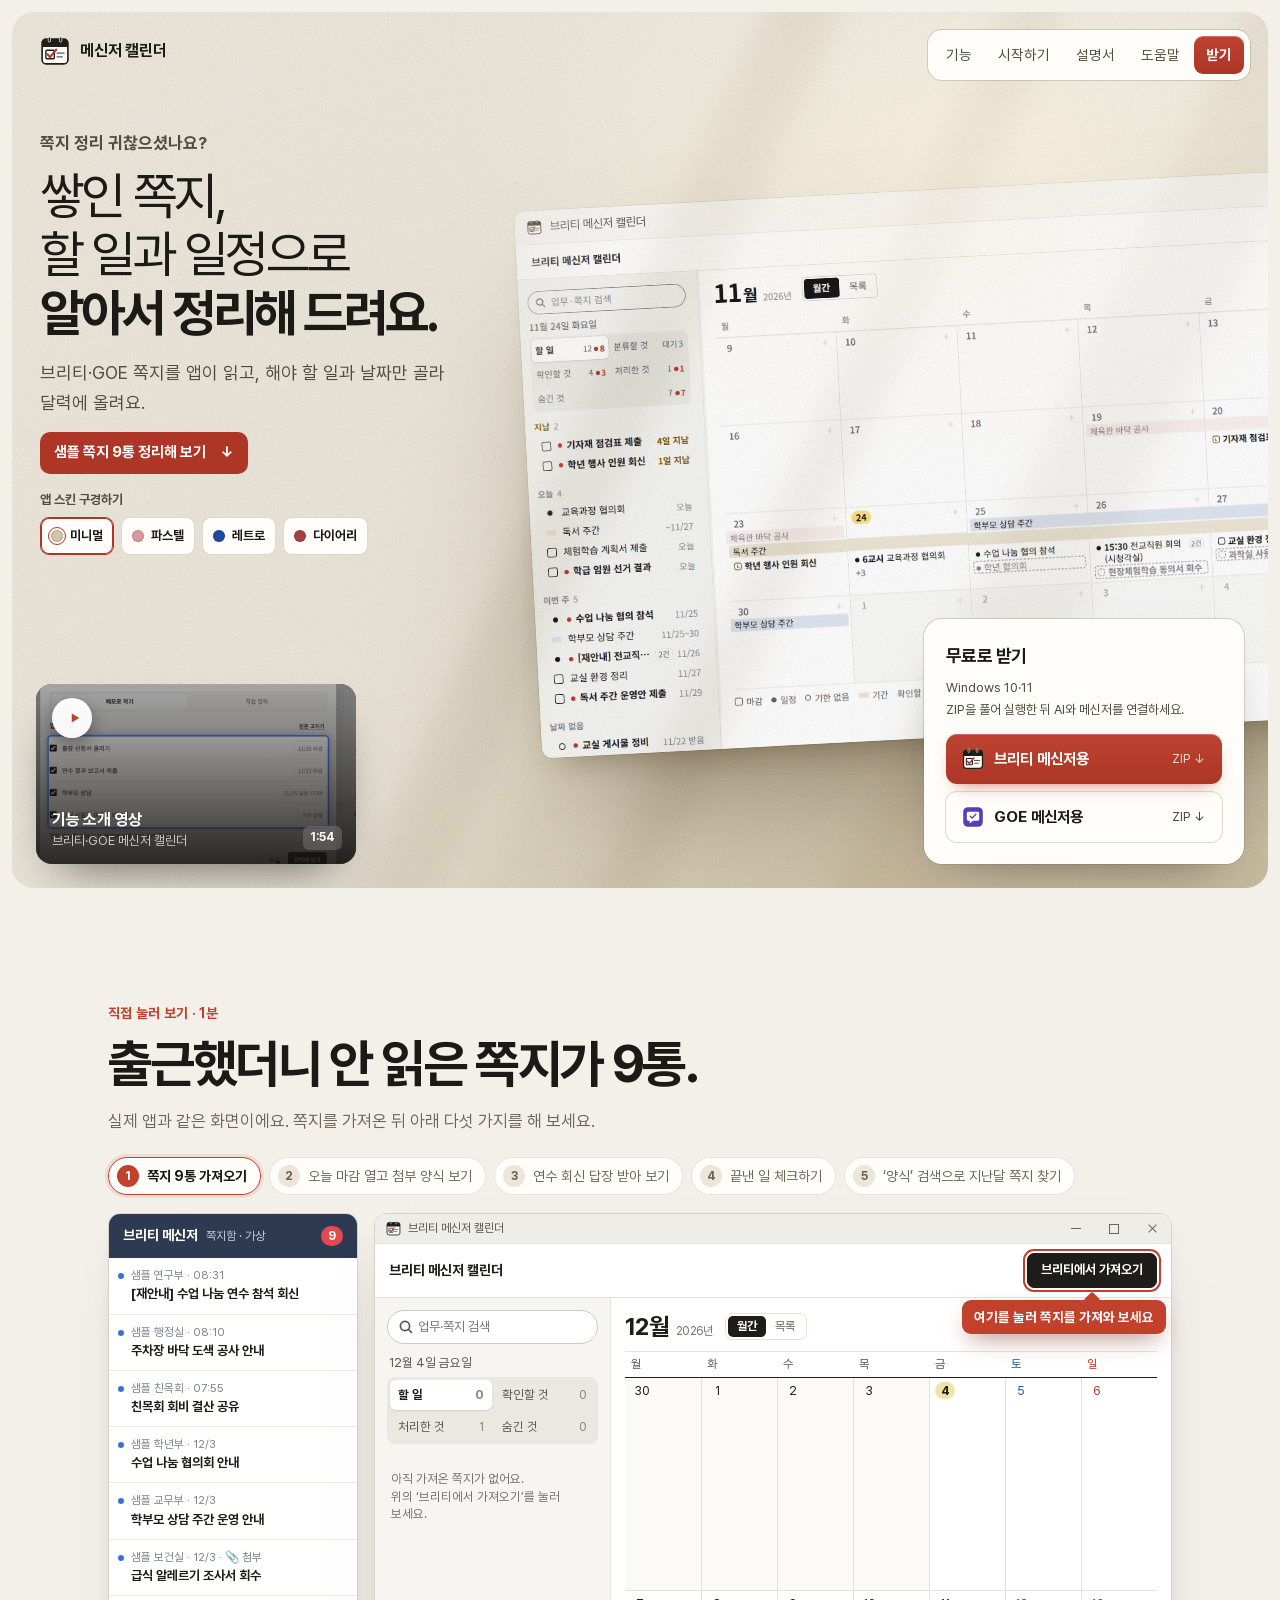
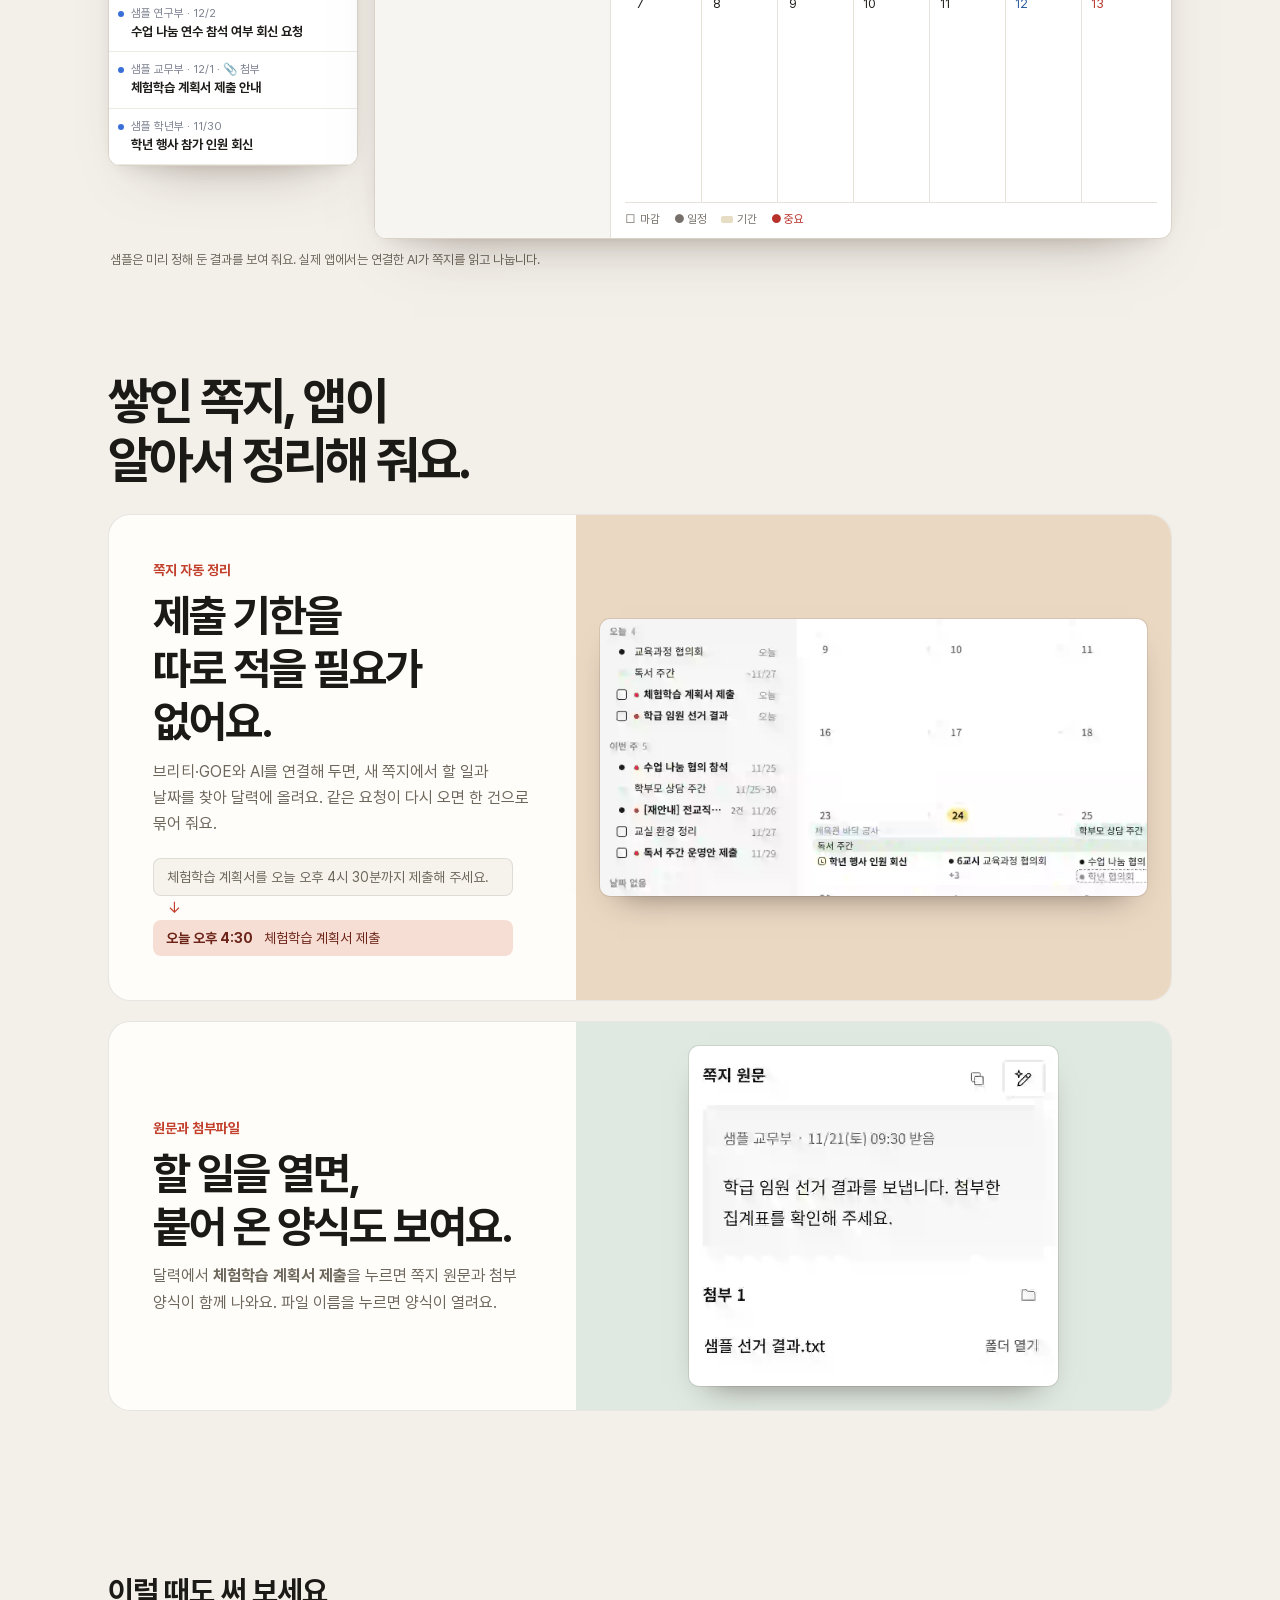
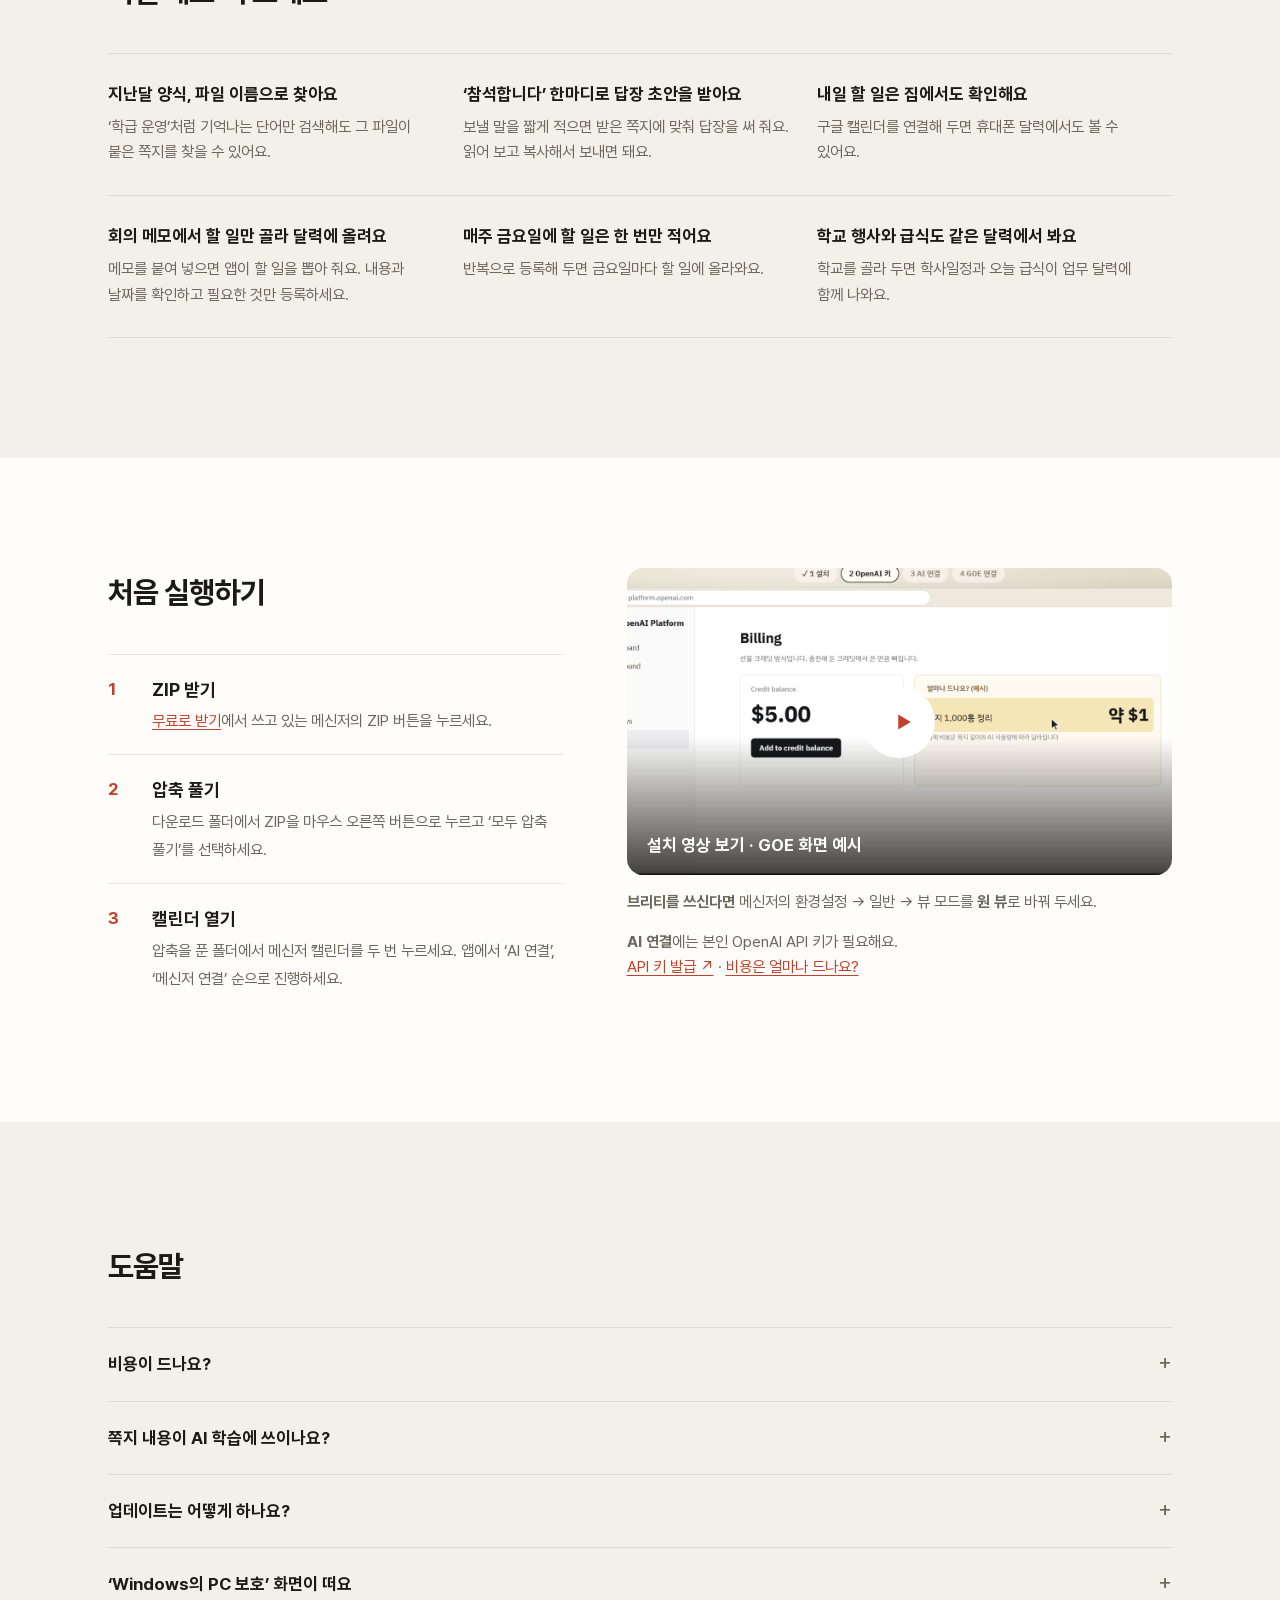
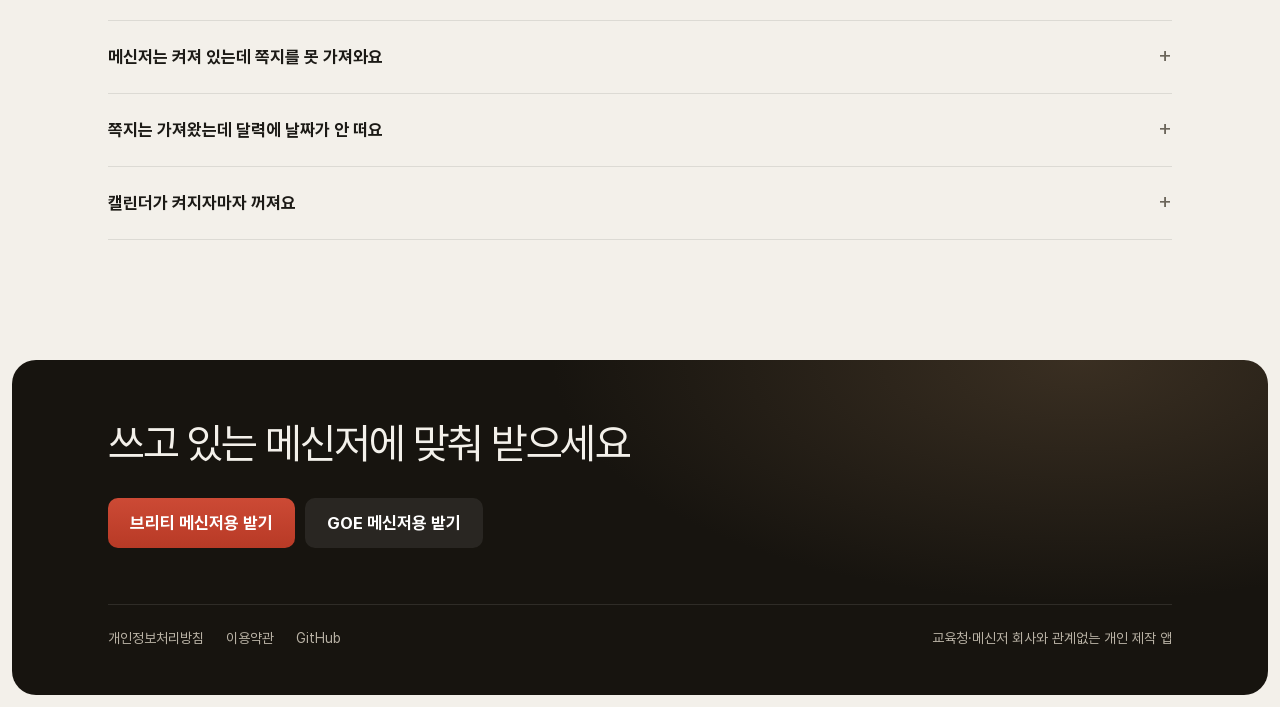
<file: index.html>
<!doctype html>
<html lang="ko">
<head>
<meta charset="utf-8">
<meta name="viewport" content="width=device-width, initial-scale=1">
<title>메신저 캘린더 · 브리티·GOE 쪽지에서 할 일 찾기</title>
<meta name="description" content="브리티·GOE 메신저 쪽지에서 할 일과 마감을 찾아 달력에 모아 주는 Windows 앱">
<link rel="icon" href="img/app.svg">
<link rel="stylesheet" href="style.css?v=links">
<link rel="stylesheet" href="cover.css?v=7">
<link rel="stylesheet" href="demo.css?v=3">
</head>
<body>

<header class="hero" data-skin="minimal">
  <a class="logo" href="#"><img src="img/app.svg" alt="">메신저 캘린더</a>
  <nav>
    <a href="#features">기능</a>
    <a href="#start">시작하기</a>
    <a href="guide.html">설명서</a>
    <a href="#faq">도움말</a>
    <a class="get" href="#get">받기</a>
  </nav>

  <div class="shot">
    <div class="titlebar"><img src="img/app.svg" alt="">브리티 메신저 캘린더<span class="ctl"><i class="min"></i><i class="max"></i><i class="x"></i></span></div>
    <img id="cover-preview" src="img/hero-tight.webp" alt="미니멀 스킨을 적용한 메신저 캘린더 화면" width="2880" height="1400">
  </div>
  <div class="shade"></div>
  <div class="light" aria-hidden="true"></div>

  <div class="hero-copy">
    <p class="hero-question">쪽지 정리 귀찮으셨나요?</p>
    <h1><span>쌓인 쪽지,</span> <span>할 일과 일정으로</span> <b>알아서 정리해 드려요.</b></h1>
    <p class="sub">브리티·GOE 쪽지를 앱이 읽고, <span style="white-space:nowrap">해야 할 일과 날짜만</span> 골라 달력에 올려요.</p>
    <a class="hero-demo" href="#demo">샘플 쪽지 9통 정리해 보기 <span aria-hidden="true">↓</span></a>
    <fieldset class="cover-choices" hidden>
      <legend>앱 스킨 구경하기</legend>
      <div class="cover-options">
        <label><input type="radio" name="cover-skin" value="minimal" data-preview="img/hero-tight.webp" checked><span>미니멀</span></label>
        <label><input type="radio" name="cover-skin" value="cute" data-preview="img/cover-cute.webp"><span>파스텔</span></label>
        <label><input type="radio" name="cover-skin" value="retro" data-preview="img/cover-retro.webp"><span>레트로</span></label>
        <label><input type="radio" name="cover-skin" value="diary" data-preview="img/cover-diary.webp"><span>다이어리</span></label>
      </div>
    </fieldset>
  </div>

  <div class="corner get-card" id="get">
    <div class="get-head"><h2>무료로 받기</h2></div>
    <p>Windows 10·11<br>ZIP을 풀어 실행한 뒤 AI와 메신저를 연결하세요.</p>
    <a class="main" data-dl="brity" href="https://github.com/rndosd/brity-assistant-public/releases/download/v0.6.3/brity-messenger-calendar-windows-x64-0.6.3.zip"><img src="img/app.svg" alt="">브리티 메신저용<span>ZIP ↓</span></a>
    <a class="sub2" data-dl="goe" href="https://github.com/rndosd/goe-messenger-calendar/releases/download/v0.6.3/goe-messenger-calendar-windows-x64-0.6.3.zip"><img src="img/goe-app.svg" alt="">GOE 메신저용<span>ZIP ↓</span></a>
  </div>

  <a class="corner video-card" id="feature-video" href="https://youtu.be/txckUF8Gg6w" data-youtube-id="txckUF8Gg6w" data-video-title="기능 소개 영상" aria-haspopup="dialog">
    <div class="thumb">
      <span class="play" aria-hidden="true"></span>
      <span class="label"><b>기능 소개 영상</b>브리티·GOE 메신저 캘린더</span>
      <span class="time">1:54</span>
    </div>
  </a>
</header>

<dialog class="feature-player" id="feature-player" aria-labelledby="feature-player-title">
  <div class="feature-player-header">
    <h2 id="feature-player-title">기능 소개 영상</h2>
    <form method="dialog"><button type="submit" autofocus>닫기</button></form>
  </div>
  <div class="feature-player-screen"></div>
  <a class="feature-player-link" target="_blank" rel="noopener noreferrer">유튜브에서 보기 ↗</a>
</dialog>

<main>
  <section class="wrap demo" id="demo" aria-labelledby="demo-title">
    <p class="demo-kicker">직접 눌러 보기 · 1분</p>
    <h2 id="demo-title">출근했더니 <span style="white-space:nowrap">안 읽은 쪽지가 9통.</span></h2>
    <p class="demo-intro">실제 앱과 같은 화면이에요. 쪽지를 가져온 뒤 아래 다섯 가지를 해 보세요.</p>
    <noscript><p>브라우저에서 자바스크립트를 켜면 샘플 쪽지로 체험할 수 있습니다.</p></noscript>
    <ol class="dm-missions" id="dm-missions" hidden>
      <li data-m="import"><i></i><span>쪽지 9통 가져오기</span></li>
      <li data-m="file"><i></i><span>오늘 마감 열고 첨부 양식 보기</span></li>
      <li data-m="reply"><i></i><span>연수 회신 답장 받아 보기</span></li>
      <li data-m="done"><i></i><span>끝낸 일 체크하기</span></li>
      <li data-m="search"><i></i><span>‘양식’ 검색으로 지난달 쪽지 찾기</span></li>
    </ol>
    <div class="dm-stage" id="dm-stage" hidden>
      <section class="dm-messenger" aria-label="가상 브리티 메신저 쪽지함">
        <header><b>브리티 메신저</b><span>쪽지함 · 가상</span><em id="dm-unread">9</em></header>
        <ul id="dm-inbox"></ul>
      </section>
      <section class="dm-app" aria-label="메신저 캘린더 체험 화면">
        <div class="dm-titlebar"><img src="img/app.svg" alt="">브리티 메신저 캘린더<span class="ctl" aria-hidden="true"><i></i><i></i><i></i></span></div>
        <div class="dm-head">
          <strong>브리티 메신저 캘린더</strong>
          <span class="dm-progress" id="dm-progress" role="status" aria-live="polite"></span>
          <button type="button" class="dm-get" id="dm-import">브리티에서 가져오기</button>
        </div>
        <div class="dm-body">
          <aside class="dm-side">
            <label class="dm-search"><span class="sr">업무·쪽지 검색</span><input id="dm-search" type="search" placeholder="업무·쪽지 검색" autocomplete="off"></label>
            <p class="dm-date" id="dm-date"></p>
            <div class="dm-tabs" id="dm-tabs"></div>
            <div class="dm-list" id="dm-list"></div>
          </aside>
          <div class="dm-main">
            <div class="dm-month"><b id="dm-month"></b><span class="dm-view"><i>월간</i><i>목록</i></span></div>
            <div class="dm-grid" id="dm-grid"></div>
            <p class="dm-legend"><span>☐ 마감</span><span>● 일정</span><span class="p">기간</span><span class="r">● 중요</span></p>
          </div>
          <section class="dm-detail" id="dm-detail" aria-label="업무 자세히" hidden></section>
          <div class="dm-viewer" id="dm-viewer" hidden></div>
        </div>
        <div class="dm-toast" id="dm-toast" role="status" aria-live="polite"></div>
      </section>
      <p class="dm-coach" id="dm-coach" role="status" aria-live="polite" hidden></p>
    </div>
    <p class="dm-note" id="dm-note" hidden>샘플은 미리 정해 둔 결과를 보여 줘요. 실제 앱에서는 연결한 AI가 쪽지를 읽고 나눕니다.</p>
    <div class="dm-finish" id="dm-finish" hidden>
      <div>
        <h3>9통을 다 열지 않아도, 할 일은 다 챙겼어요.</h3>
        <p>할 일 4개와 일정 2개는 날짜에 맞춰 들어갔고, 재안내 쪽지는 같은 일로 묶였어요. 공사 안내와 결산 공유는 할 일 목록에 끼어들지 않았고요.</p>
      </div>
      <div class="dm-finish-btns"><a class="main" href="#get">내 PC에 받기</a><button type="button" id="dm-restart">처음부터 다시</button></div>
    </div>
  </section>

  <section class="wrap rows" id="features" aria-labelledby="features-title">
    <h2 class="features-title fade" id="features-title">쌓인 쪽지, 앱이<br>알아서 정리해 줘요.</h2>
    <article class="row fade">
      <div class="text">
        <p class="k">쪽지 자동 정리</p>
        <h3>제출 기한을<br>따로 적을 필요가 없어요.</h3>
        <p>브리티·GOE와 AI를 연결해 두면, 새 쪽지에서 할 일과 날짜를 찾아 달력에 올려요. 같은 요청이 다시 오면 한 건으로 묶어 줘요.</p>
        <figure class="task-example" aria-label="쪽지에서 오늘 할 일로 바뀌는 예시">
          <blockquote>체험학습 계획서를 오늘 오후 4시 30분까지 제출해 주세요.</blockquote>
          <span class="task-example-arrow" aria-hidden="true">↓</span>
          <figcaption><strong>오늘 오후 4:30</strong> 체험학습 계획서 제출</figcaption>
        </figure>
      </div>
      <div class="pic pic-today"><img src="img/feature-today.webp" width="1380" height="700" alt="오늘 할 일 목록에 표시된 체험학습 계획서 제출과 오른쪽 11월 달력" loading="lazy"></div>
    </article>
    <article class="row fade">
      <div class="text">
        <p class="k">원문과 첨부파일</p>
        <h3>할 일을 열면,<br>붙어 온 양식도 보여요.</h3>
        <p>달력에서 <strong>체험학습 계획서 제출</strong>을 누르면 쪽지 원문과 첨부 양식이 함께 나와요. 파일 이름을 누르면 양식이 열려요.</p>
      </div>
      <div class="pic pic-note"><img src="img/feature-note.webp" width="650" height="598" alt="쪽지 원문 바로 아래에 표시된 샘플 선거 결과 첨부파일" loading="lazy"></div>
    </article>
  </section>

  <section class="wrap more fade">
    <h2>이럴 때도 써 보세요</h2>
    <div class="list">
      <div><h3>지난달 양식, 파일 이름으로 찾아요</h3><p>‘학급 운영’처럼 기억나는 단어만 검색해도 그 파일이 붙은 쪽지를 찾을 수 있어요.</p></div>
      <div><h3>‘참석합니다’ 한마디로 답장 초안을 받아요</h3><p>보낼 말을 짧게 적으면 받은 쪽지에 맞춰 답장을 써 줘요. 읽어 보고 복사해서 보내면 돼요.</p></div>
      <div><h3>내일 할 일은 집에서도 확인해요</h3><p>구글 캘린더를 연결해 두면 휴대폰 달력에서도 볼 수 있어요.</p></div>
      <div><h3>회의 메모에서 할 일만 골라 달력에 올려요</h3><p>메모를 붙여 넣으면 앱이 할 일을 뽑아 줘요. 내용과 날짜를 확인하고 필요한 것만 등록하세요.</p></div>
      <div><h3>매주 금요일에 할 일은 한 번만 적어요</h3><p>반복으로 등록해 두면 금요일마다 할 일에 올라와요.</p></div>
      <div><h3>학교 행사와 급식도 같은 달력에서 봐요</h3><p>학교를 골라 두면 학사일정과 오늘 급식이 업무 달력에 함께 나와요.</p></div>
    </div>
  </section>

  <section class="start" id="start">
    <div class="wrap start-grid fade">
      <div>
        <h2>처음 실행하기</h2>
        <ol>
          <li><div><b>ZIP 받기</b><span><a href="#get">무료로 받기</a>에서 쓰고 있는 메신저의 ZIP 버튼을 누르세요.</span></div></li>
          <li><div><b>압축 풀기</b><span>다운로드 폴더에서 ZIP을 마우스 오른쪽 버튼으로 누르고 ‘모두 압축 풀기’를 선택하세요.</span></div></li>
          <li><div><b>캘린더 열기</b><span>압축을 푼 폴더에서 메신저 캘린더를 두 번 누르세요. 앱에서 ‘AI 연결’, ‘메신저 연결’ 순으로 진행하세요.</span></div></li>
        </ol>
      </div>
      <div>
        <a class="yt" id="install-video" href="https://youtu.be/zS4569-bP3Y" data-youtube-id="zS4569-bP3Y" data-video-title="설치 영상 · GOE 화면 예시" aria-haspopup="dialog" aria-describedby="install-brity"><span>설치 영상 보기 · GOE 화면 예시</span></a>
        <p class="install-note" id="install-brity"><strong>브리티를 쓰신다면</strong> 메신저의 환경설정 → 일반 → 뷰 모드를 <strong>원 뷰</strong>로 바꿔 두세요.</p>
        <p class="install-note"><strong>AI 연결</strong>에는 본인 OpenAI API 키가 필요해요.<br><a href="https://platform.openai.com/api-keys">API 키 발급 ↗</a> · <a href="#faq-cost">비용은 얼마나 드나요?</a></p>
      </div>
    </div>
  </section>

  <section class="wrap faq" id="faq">
    <h2>도움말</h2>
    <details id="faq-cost"><summary>비용이 드나요?</summary><p>캘린더는 무료예요. 쪽지를 정리하는 AI 비용만 본인 OpenAI 계정에 충전한 잔액에서 쓴 만큼 빠져요. 처음 충전은 5달러부터 할 수 있고, 쪽지 1,000통 정리에 약 1달러가 들어요(예시, 쪽지 길이와 사용량에 따라 달라요). 남은 잔액은 다른 API 작업에도 쓸 수 있어요.<br><a href="https://platform.openai.com/settings/organization/billing/overview">결제 설정 ↗</a> · <a href="guide.html#openai-setup">비용과 연결 방법</a></p></details>
    <details><summary>쪽지 내용이 AI 학습에 쓰이나요?</summary><p>아니요. OpenAI는 API로 받은 자료를 AI 학습에 쓰지 않아요(<a href="https://openai.com/enterprise-privacy/">OpenAI 안내 ↗</a>). 캘린더는 날짜와 할 일을 뽑을 때만 쪽지의 제목·보낸 사람·본문·첨부 이름을 <b>내 OpenAI 계정</b>으로 보내고, OpenAI에 대화로 저장하지 않는 설정으로 보내요. 가져온 쪽지는 내 PC에 저장돼요.</p></details>
    <details><summary>업데이트는 어떻게 하나요?</summary><p>새 업데이트가 나오면 캘린더 위쪽에 <b>업데이트</b> 단추가 보여요. 누르면 캘린더가 잠깐 꺼졌다 다시 켜지고, 업무와 쪽지는 그대로 남아요. 무엇이 바뀌었는지는 업데이트 뒤 처음 켤 때 보여 줘요.</p></details>
    <details><summary>‘Windows의 PC 보호’ 화면이 떠요</summary><p>개인이 만든 앱이라 처음 실행할 때 한 번 나와요. <b>추가 정보</b>를 누른 뒤 <b>실행</b>을 누르세요.</p></details>
    <details><summary>메신저는 켜져 있는데 쪽지를 못 가져와요</summary><p>쓰는 메신저에 로그인한 창을 그대로 두고 캘린더에서 <b>브리티 연결</b> 또는 <b>GOE 메신저 연결</b>을 누르세요. 브리티는 뷰 모드가 <b>원 뷰</b>여야 쪽지를 읽을 수 있어요.</p></details>
    <details><summary>쪽지는 가져왔는데 달력에 날짜가 안 떠요</summary><p>위쪽 <b>AI 연결</b>에서 <b>연결 시험 및 저장</b>까지 마치세요. 이미 가져온 쪽지는 <b>할 일</b> 목록 위의 <b>AI로 정리</b>를 눌러 정리할 수 있어요.</p></details>
    <details><summary>캘린더가 켜지자마자 꺼져요</summary><p>같은 ZIP을 <b>새 폴더</b>에 다시 풀어 실행해 보세요. 그래도 꺼지면 <a href="https://github.com/rndosd/brity-assistant-public#켜지지-않을-때">진단 도구 사용법</a>대로 만든 <b>캘린더-진단.txt</b>를 제작자에게 보내 주세요.</p></details>
  </section>
</main>

<footer>
  <div class="wrap">
    <p class="big">쓰고 있는 메신저에 맞춰 받으세요</p>
    <div class="btns"><a class="main" data-dl="brity" href="https://github.com/rndosd/brity-assistant-public/releases/download/v0.6.3/brity-messenger-calendar-windows-x64-0.6.3.zip">브리티 메신저용 받기</a><a class="sub2" data-dl="goe" href="https://github.com/rndosd/goe-messenger-calendar/releases/download/v0.6.3/goe-messenger-calendar-windows-x64-0.6.3.zip">GOE 메신저용 받기</a></div>
    <div class="links"><a href="privacy.html">개인정보처리방침</a><a href="terms.html">이용약관</a><a href="https://github.com/rndosd/brity-assistant-public">GitHub</a><span>교육청·메신저 회사와 관계없는 개인 제작 앱</span></div>
  </div>
</footer>

<script>
const shot = location.search.includes('shot');
const io = new IntersectionObserver(es => es.forEach(e => { if (e.isIntersecting) { e.target.classList.add('in'); io.unobserve(e.target); } }), { threshold: .15 });
document.querySelectorAll('.fade').forEach(el => shot ? el.classList.add('in') : io.observe(el));
</script>
<script>
// 도움말 링크(#faq-…)를 누르거나 그 주소로 들어오면 해당 항목을 펼친다.
const openFaq = id => { const d = id && id.startsWith("#faq-") && document.querySelector(id); if (d && d.tagName === "DETAILS") d.open = true; };
document.querySelectorAll("a[href^=\"#faq-\"]").forEach(a => a.addEventListener("click", () => openFaq(a.getAttribute("href"))));
openFaq(location.hash);
</script>
<script src="cover.js?v=3" defer></script>
<script src="demo.js?v=3" defer></script>
<script>
// 새 릴리스가 있으면 받기 단추를 최신 ZIP으로 연결한다.
(async () => {
  const repos = { brity: ['brity-assistant-public', 'brity-messenger-calendar-windows-x64-'], goe: ['goe-messenger-calendar', 'goe-messenger-calendar-windows-x64-'] };
  for (const [key, [repo, prefix]] of Object.entries(repos)) {
    try {
      const r = await fetch('https://api.github.com/repos/rndosd/' + repo + '/releases/latest');
      if (!r.ok) continue;
      const rel = await r.json();
      const asset = rel.assets.find(a => a.name.startsWith(prefix) && a.name.endsWith('.zip'));
      if (!asset) continue;
      document.querySelectorAll('[data-dl="' + key + '"]').forEach(a => { a.href = asset.browser_download_url; });
    } catch {}
  }
})();
</script>
</body>
</html>
</file>
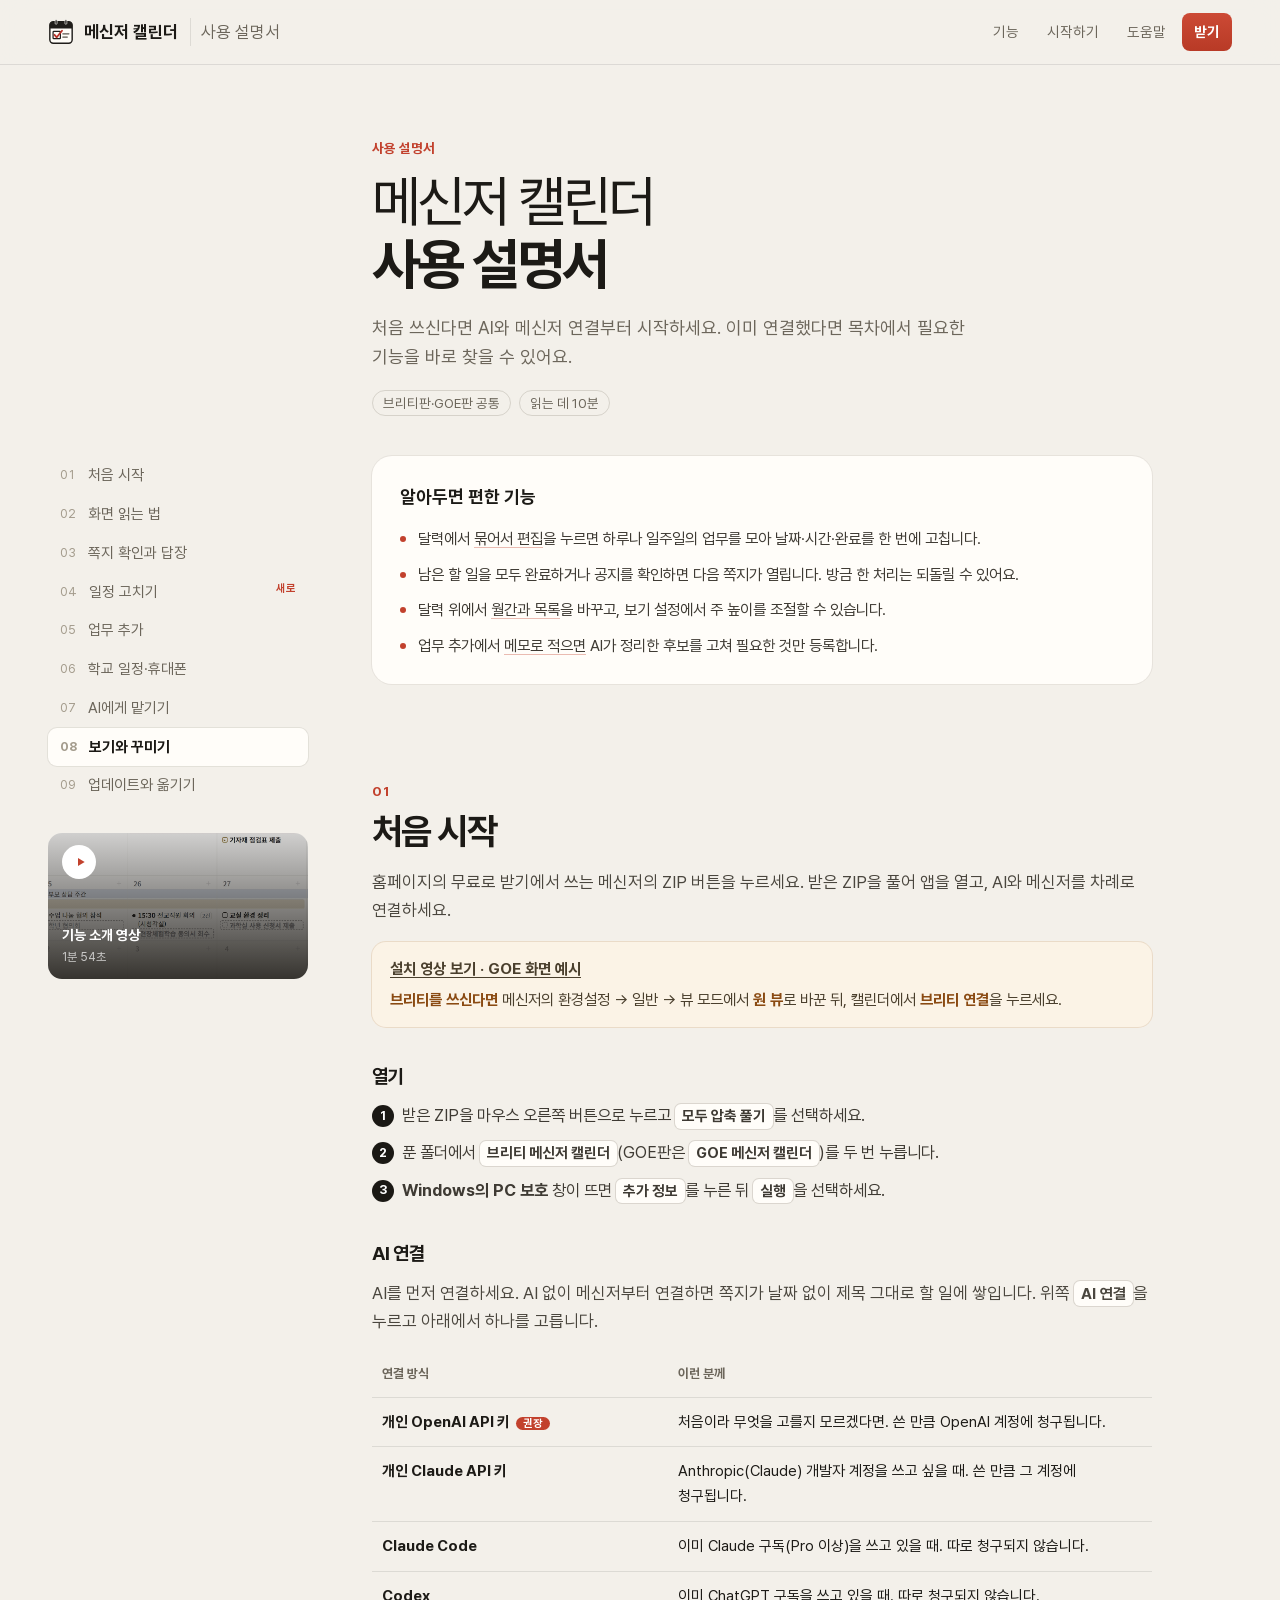
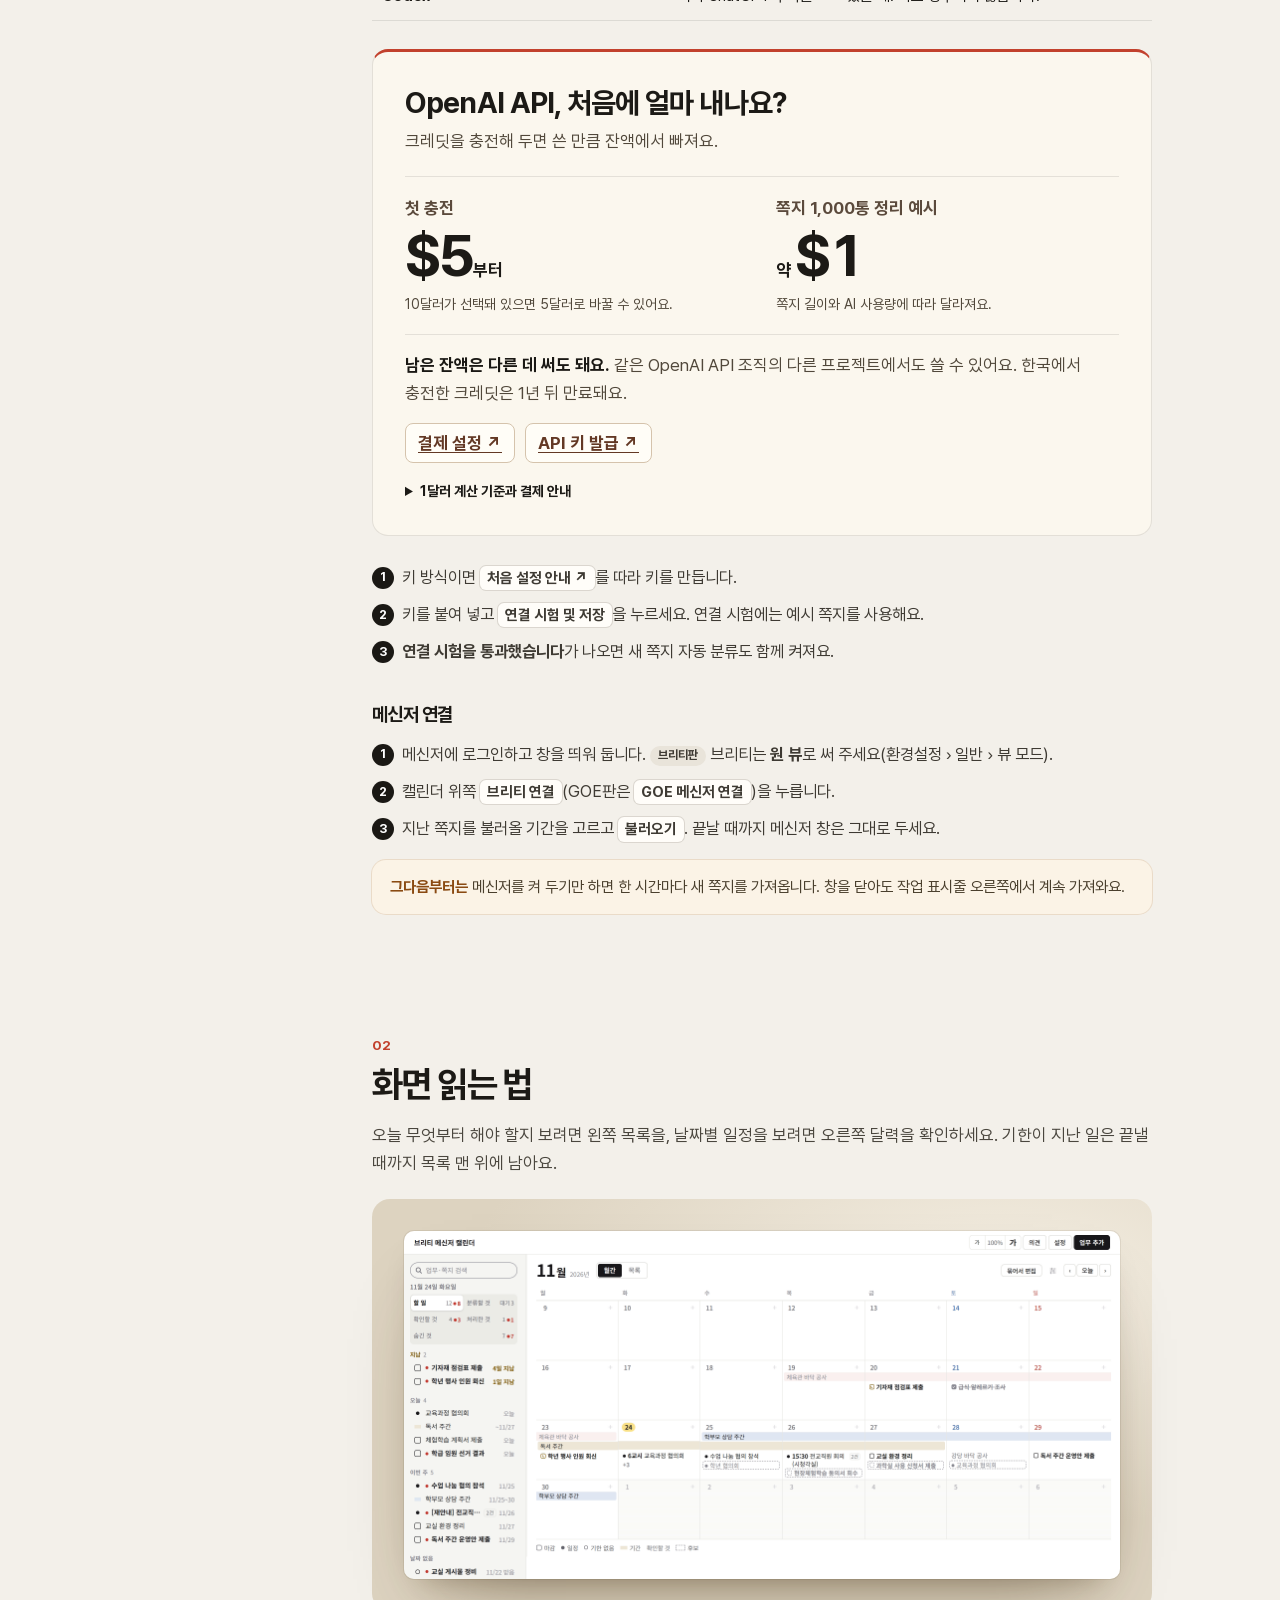
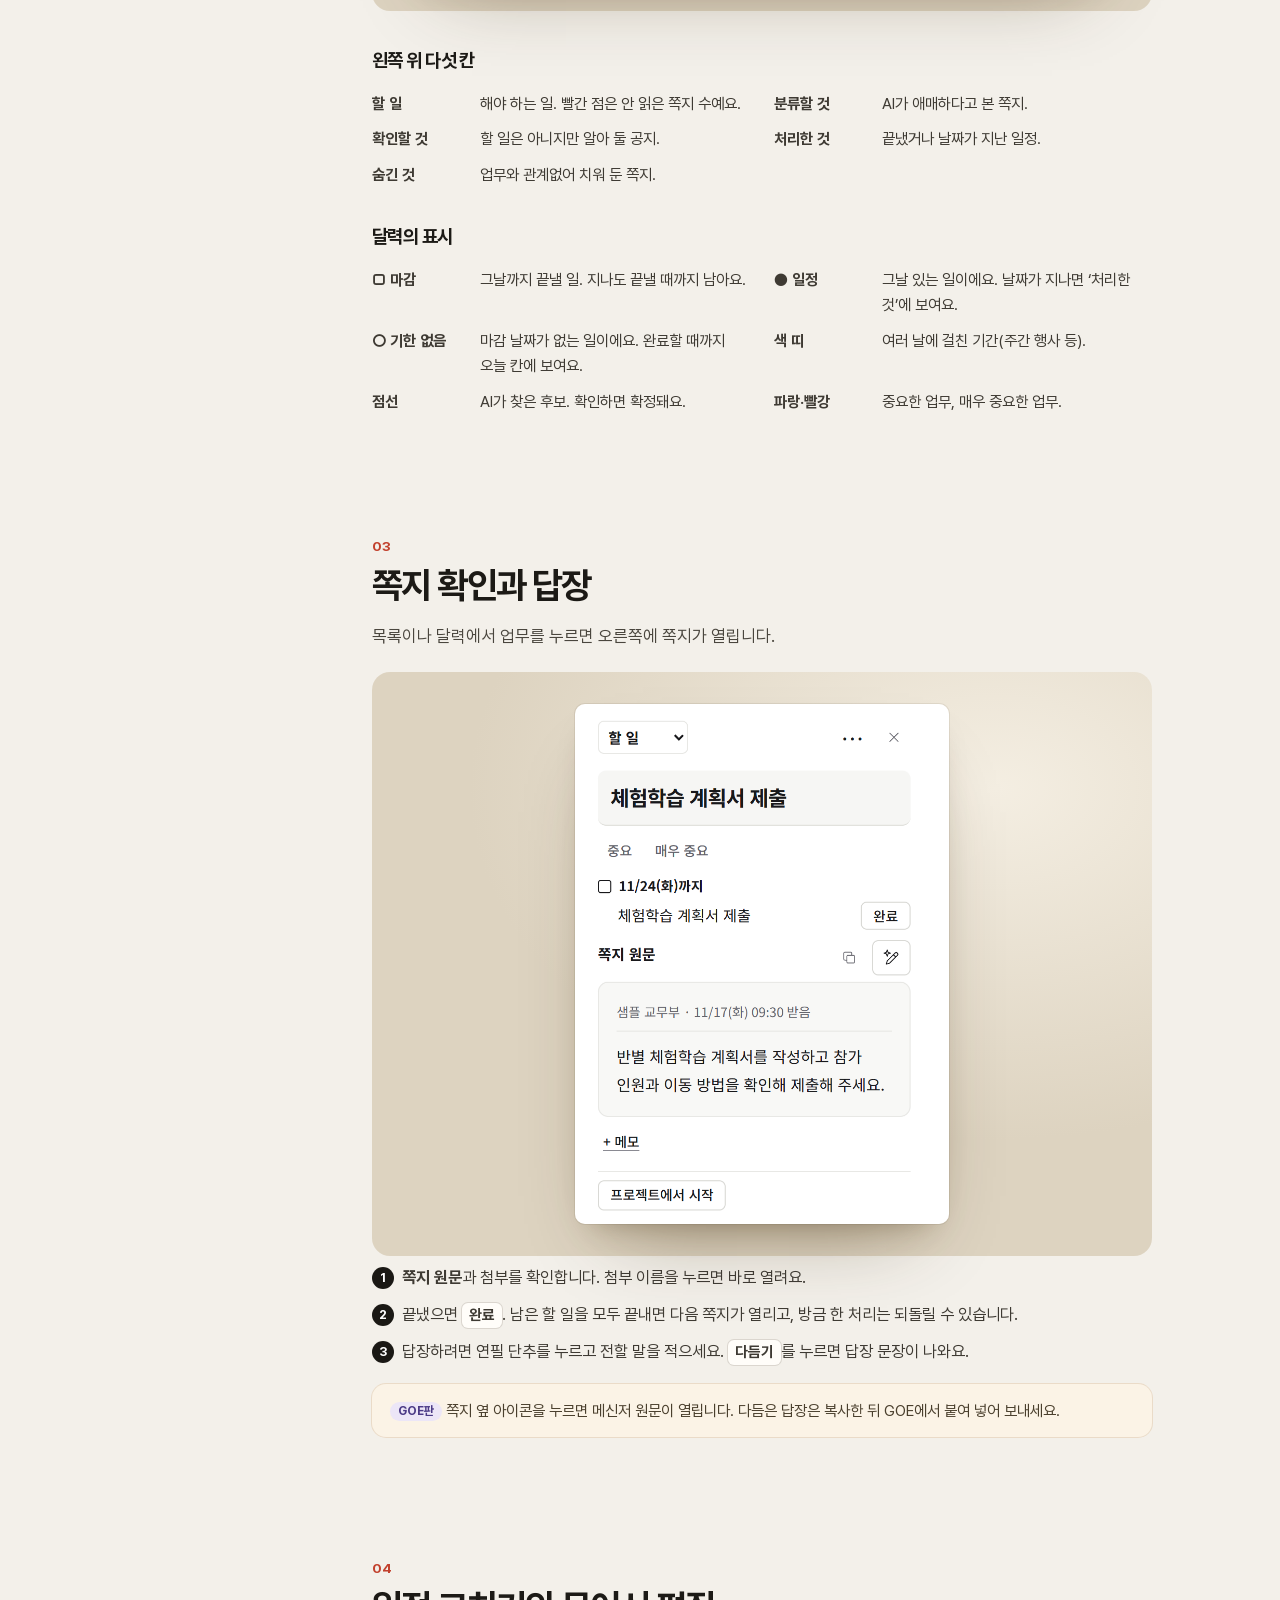
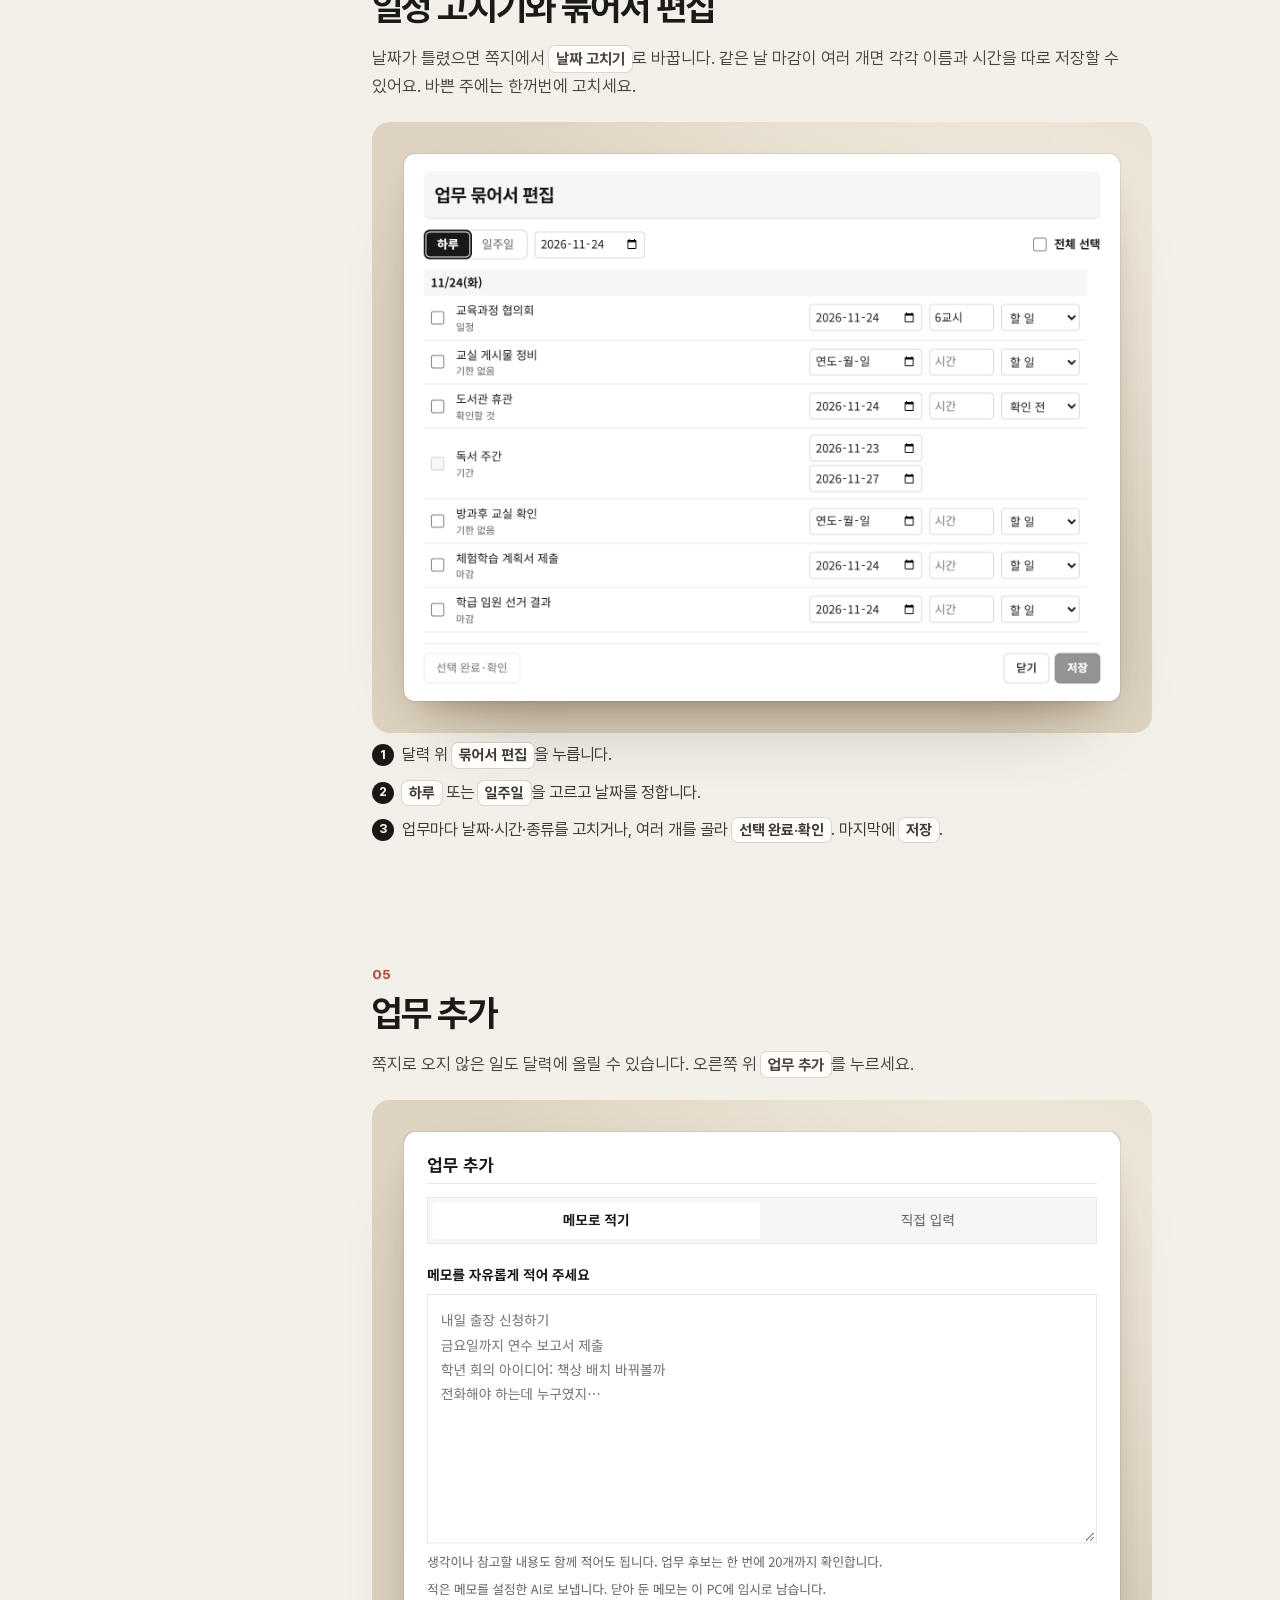
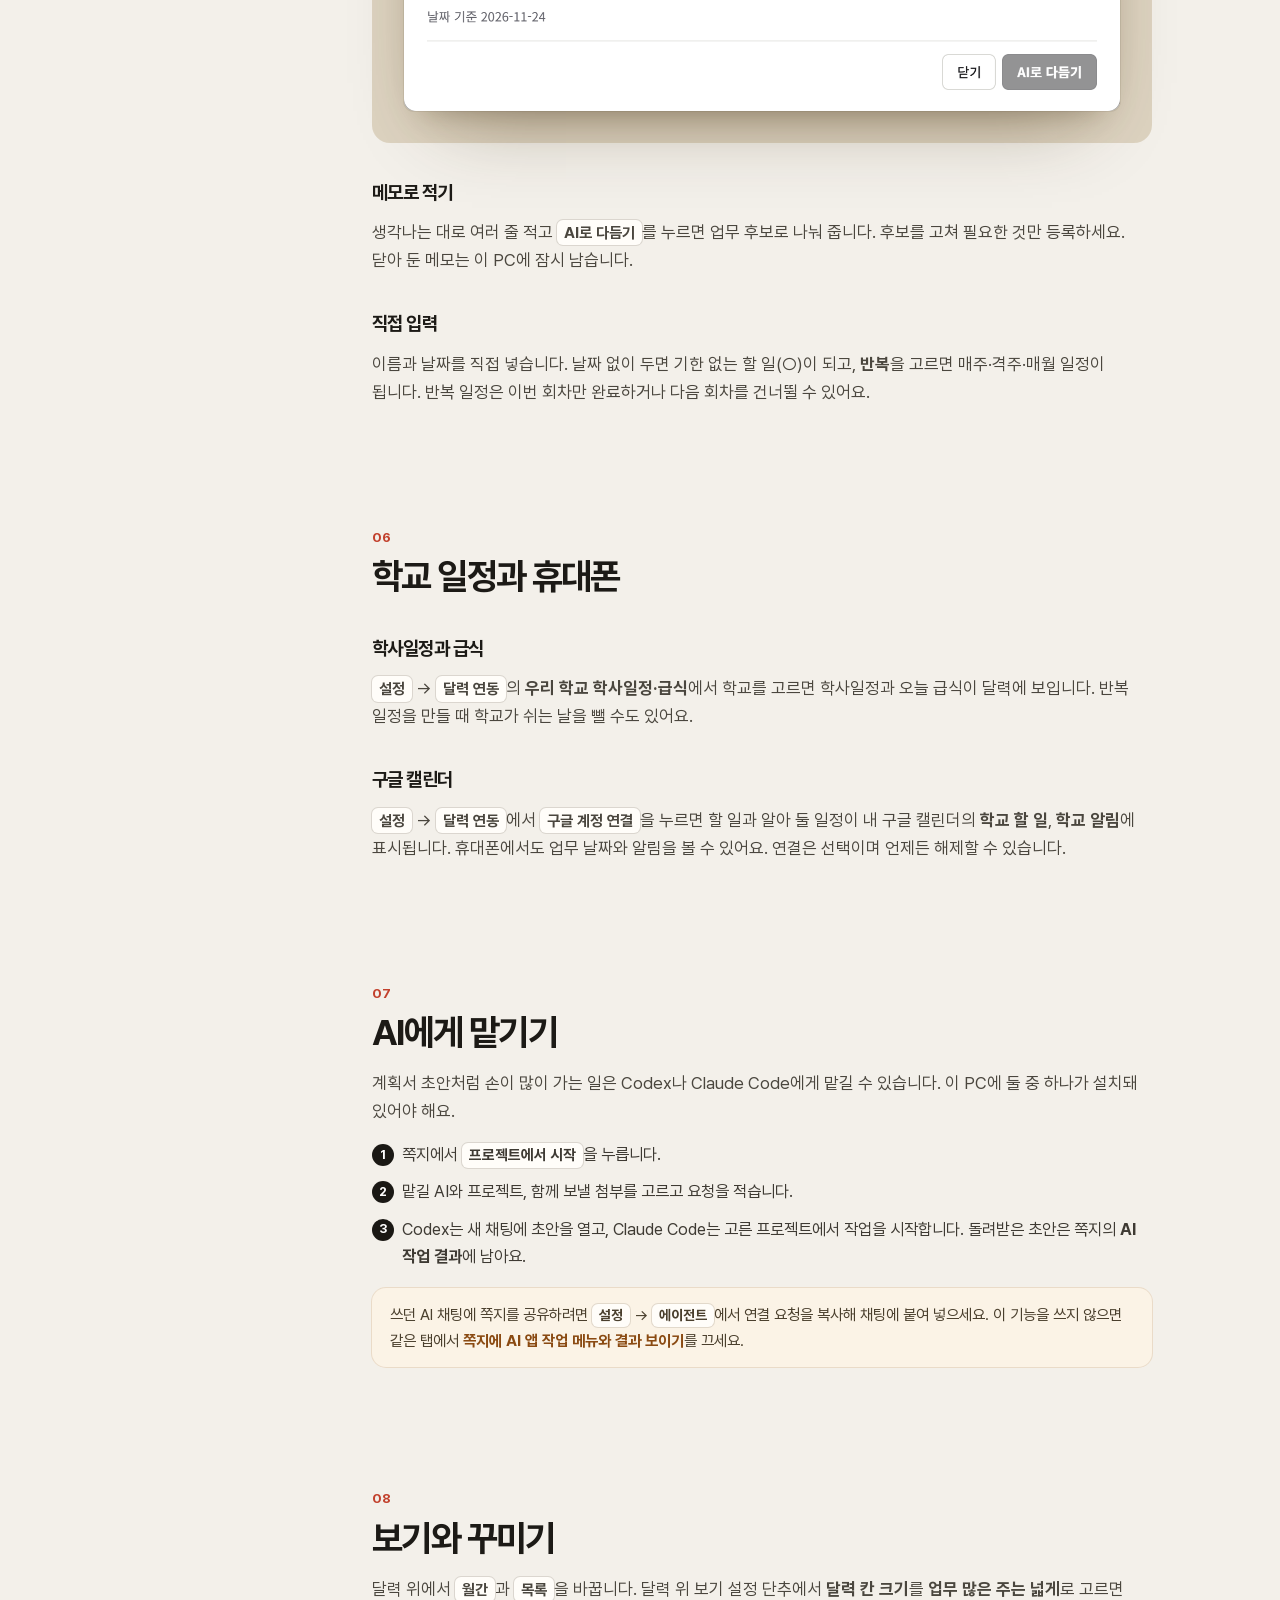
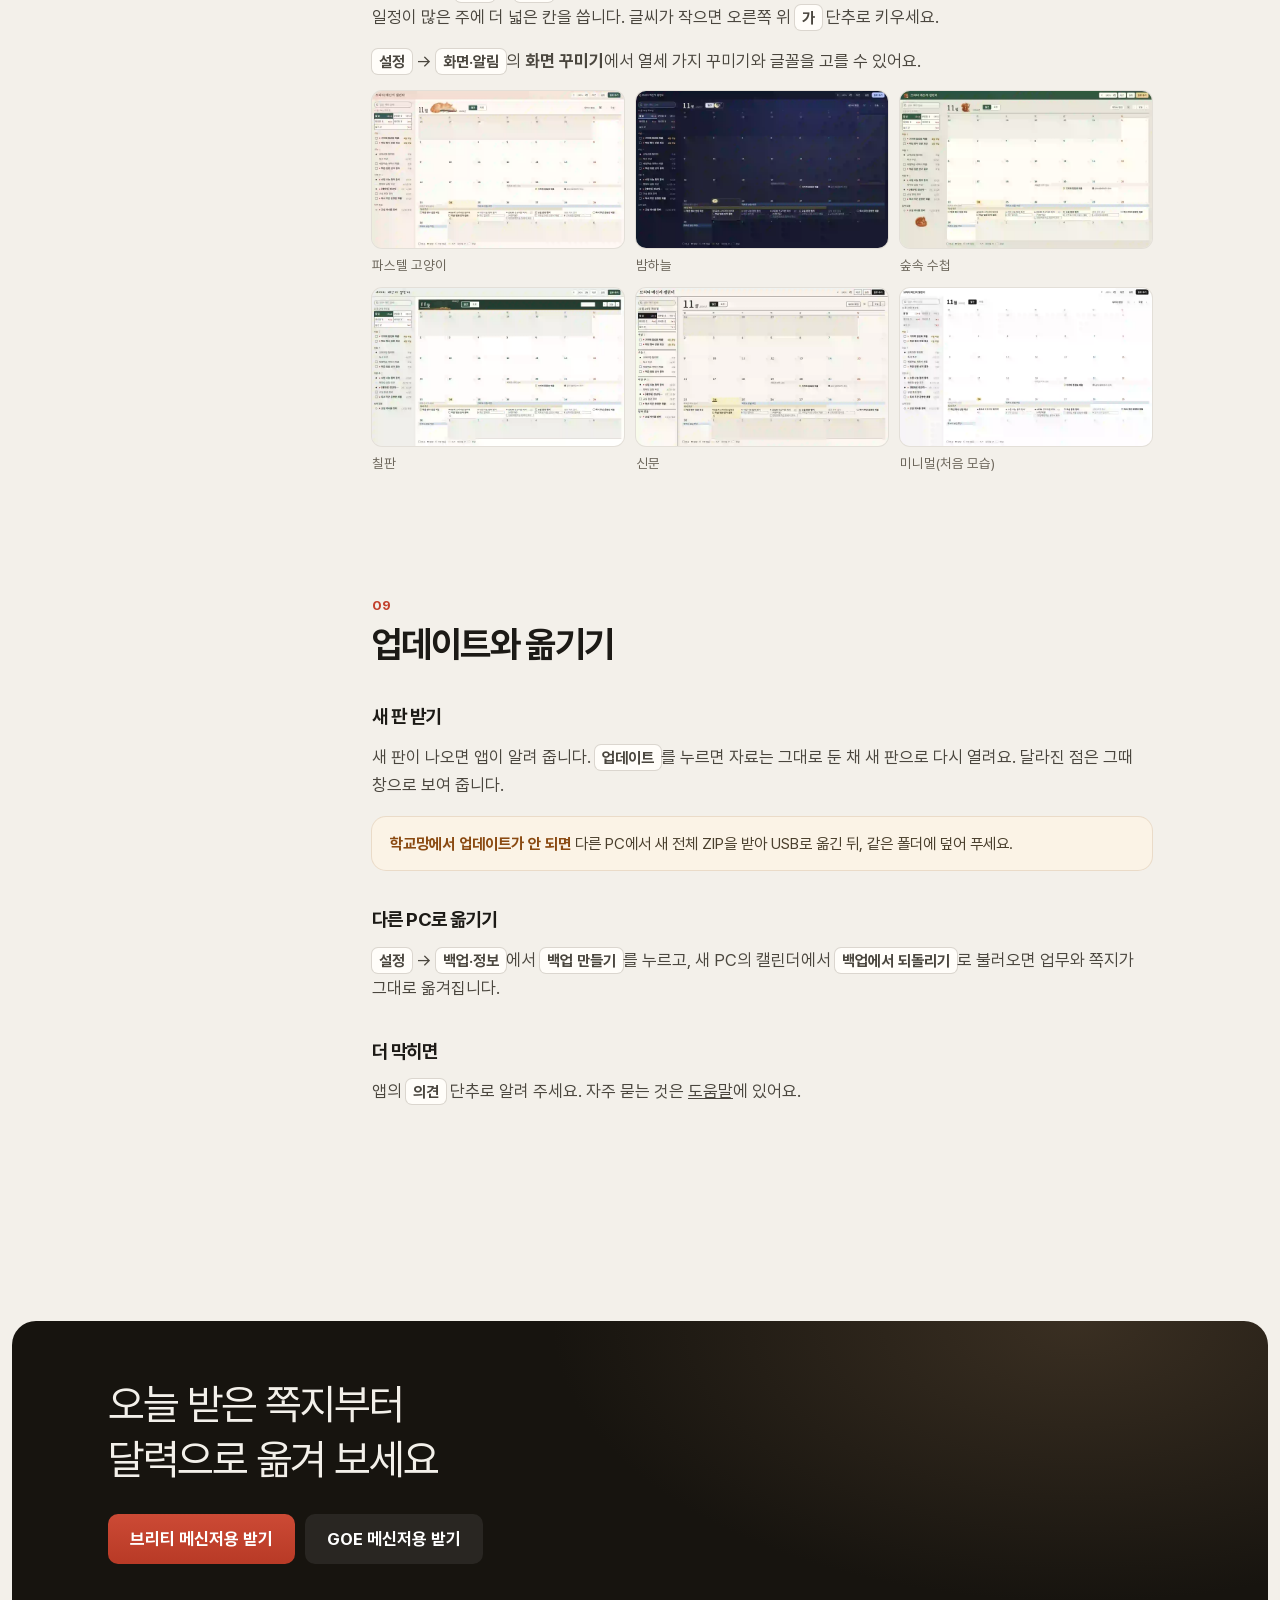
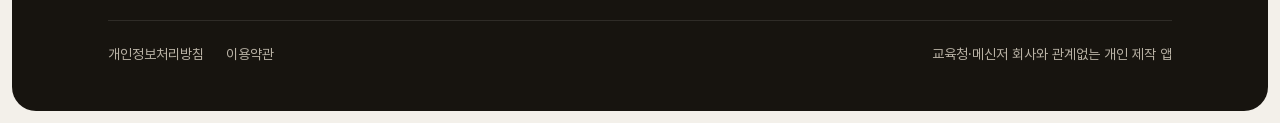
<file: guide.html>
<!doctype html>
<html lang="ko">
<head>
<meta charset="utf-8">
<meta name="viewport" content="width=device-width, initial-scale=1">
<title>사용 설명서 · 메신저 캘린더</title>
<meta name="description" content="메신저 캘린더 사용 설명서: 설치, 연결, 쪽지 확인과 답장, 일정 정리, 업무 추가, AI에게 맡기기">
<link rel="icon" href="img/app.svg">
<link rel="stylesheet" href="style.css">
<link rel="stylesheet" href="guide.css?v=api-setup">
</head>
<body>

<header class="g-top"><div class="in">
  <a class="logo" href="index.html"><img src="img/app.svg" alt="">메신저 캘린더<span>사용 설명서</span></a>
  <nav>
    <a href="index.html#features">기능</a>
    <a href="index.html#start">시작하기</a>
    <a href="index.html#faq">도움말</a>
    <a class="get" href="index.html#get">받기</a>
  </nav>
</div></header>

<section class="g-head">
  <div></div>
  <div>
    <div class="eyebrow">사용 설명서</div>
    <h1>메신저 캘린더<br><b>사용 설명서</b></h1>
    <p>처음 쓰신다면 AI와 메신저 연결부터 시작하세요. 이미 연결했다면 목차에서 필요한 기능을 바로 찾을 수 있어요.</p>
    <div class="meta"><span>브리티판·GOE판 공통</span><span>읽는 데 10분</span></div>
  </div>
</section>

<div class="g-body">
  <aside class="toc">
    <ol>
      <li><a href="#setup">처음 시작</a></li>
      <li><a href="#screen">화면 읽는 법</a></li>
      <li><a href="#note">쪽지 확인과 답장</a></li>
      <li><a href="#batch">일정 고치기<span class="new">새로</span></a></li>
      <li><a href="#add">업무 추가</a></li>
      <li><a href="#school">학교 일정·휴대폰</a></li>
      <li><a href="#ai">AI에게 맡기기</a></li>
      <li><a href="#look">보기와 꾸미기</a></li>
      <li><a href="#keep">업데이트와 옮기기</a></li>
    </ol>
    <a class="side-video" href="https://youtu.be/txckUF8Gg6w"><i></i><span>기능 소개 영상<small>1분 54초</small></span></a>
  </aside>

  <article class="doc">
    <div class="whatsnew">
      <h2>알아두면 편한 기능</h2>
      <ul>
        <li><span>달력에서 <a href="#batch">묶어서 편집</a>을 누르면 하루나 일주일의 업무를 모아 날짜·시간·완료를 한 번에 고칩니다.</span></li>
        <li><span>남은 할 일을 모두 완료하거나 공지를 확인하면 다음 쪽지가 열립니다. 방금 한 처리는 되돌릴 수 있어요.</span></li>
        <li><span>달력 위에서 <a href="#look">월간과 목록</a>을 바꾸고, 보기 설정에서 주 높이를 조절할 수 있습니다.</span></li>
        <li><span>업무 추가에서 <a href="#add">메모로 적으면</a> AI가 정리한 후보를 고쳐 필요한 것만 등록합니다.</span></li>
      </ul>
    </div>

    <section class="chap" id="setup">
      <div class="num">01</div>
      <h2>처음 시작</h2>
      <p><a href="index.html#get">홈페이지의 무료로 받기</a>에서 쓰는 메신저의 ZIP 버튼을 누르세요. 받은 ZIP을 풀어 앱을 열고, AI와 메신저를 차례로 연결하세요.</p>
      <div class="tip install-guide">
        <p><a href="https://youtu.be/zS4569-bP3Y" aria-describedby="guide-install-brity">설치 영상 보기 · GOE 화면 예시</a></p>
        <p id="guide-install-brity"><b>브리티를 쓰신다면</b> 메신저의 환경설정 → 일반 → 뷰 모드에서 <b>원 뷰</b>로 바꾼 뒤, 캘린더에서 <b>브리티 연결</b>을 누르세요.</p>
      </div>
      <h3>열기</h3>
      <ol class="steps">
        <li><span>받은 ZIP을 마우스 오른쪽 버튼으로 누르고 <span class="ui">모두 압축 풀기</span>를 선택하세요.</span></li>
        <li><span>푼 폴더에서 <span class="ui">브리티 메신저 캘린더</span>(GOE판은 <span class="ui">GOE 메신저 캘린더</span>)를 두 번 누릅니다.</span></li>
        <li><span><b>Windows의 PC 보호</b> 창이 뜨면 <span class="ui">추가 정보</span>를 누른 뒤 <span class="ui">실행</span>을 선택하세요.</span></li>
      </ol>
      <h3>AI 연결</h3>
      <p>AI를 먼저 연결하세요. AI 없이 메신저부터 연결하면 쪽지가 날짜 없이 제목 그대로 할 일에 쌓입니다. 위쪽 <span class="ui">AI 연결</span>을 누르고 아래에서 하나를 고릅니다.</p>
      <table class="opts">
        <thead><tr><th>연결 방식</th><th>이런 분께</th></tr></thead>
        <tbody>
          <tr class="pick"><th>개인 OpenAI API 키</th><td>처음이라 무엇을 고를지 모르겠다면. 쓴 만큼 OpenAI 계정에 청구됩니다.</td></tr>
          <tr><th>개인 Claude API 키</th><td>Anthropic(Claude) 개발자 계정을 쓰고 싶을 때. 쓴 만큼 그 계정에 청구됩니다.</td></tr>
          <tr><th>Claude Code</th><td>이미 Claude 구독(Pro 이상)을 쓰고 있을 때. 따로 청구되지 않습니다.</td></tr>
          <tr><th>Codex</th><td>이미 ChatGPT 구독을 쓰고 있을 때. 따로 청구되지 않습니다.</td></tr>
        </tbody>
      </table>
      <section class="api-cost" id="openai-setup" aria-labelledby="openai-cost-title">
        <h3 id="openai-cost-title">OpenAI API, 처음에 얼마 내나요?</h3>
        <p>크레딧을 충전해 두면 쓴 만큼 잔액에서 빠져요.</p>
        <dl class="api-cost-figures">
          <div><dt>첫 충전</dt><dd><strong>$5</strong>부터<span>10달러가 선택돼 있으면 5달러로 바꿀 수 있어요.</span></dd></div>
          <div><dt>쪽지 1,000통 정리 예시</dt><dd>약 <strong>$1</strong><span>쪽지 길이와 AI 사용량에 따라 달라져요.</span></dd></div>
        </dl>
        <p class="api-cost-balance"><b>남은 잔액은 다른 데 써도 돼요.</b> 같은 OpenAI API 조직의 다른 프로젝트에서도 쓸 수 있어요. 한국에서 충전한 크레딧은 1년 뒤 만료돼요.</p>
        <p class="api-cost-actions"><a href="https://platform.openai.com/settings/organization/billing/overview">결제 설정 ↗</a><a href="https://platform.openai.com/api-keys">API 키 발급 ↗</a></p>
        <details class="api-cost-details"><summary>1달러 계산 기준과 결제 안내</summary><p>한 해 동안 쪽지 1,000통을 정리하고, 한 통당 입력 5,000토큰과 출력 1,000토큰을 쓴다고 가정했어요. 답장 등 다른 AI 기능의 사용료는 별도로 더해져요. 자동 충전이 필요 없으면 결제 전에 꺼 두세요.</p><p><a href="https://developers.openai.com/api/docs/models/gpt-6-luna">GPT-6 Luna 요금 ↗</a> · <a href="https://help.openai.com/en/articles/8264644-setting-up-and-managing-prepaid-api-billing">OpenAI 선불 결제 안내 ↗</a></p></details>
      </section>
      <ol class="steps">
        <li><span>키 방식이면 <span class="ui">처음 설정 안내 ↗</span>를 따라 키를 만듭니다.</span></li>
        <li><span>키를 붙여 넣고 <span class="ui">연결 시험 및 저장</span>을 누르세요. 연결 시험에는 예시 쪽지를 사용해요.</span></li>
        <li><span><b>연결 시험을 통과했습니다</b>가 나오면 새 쪽지 자동 분류도 함께 켜져요.</span></li>
      </ol>
      <h3>메신저 연결</h3>
      <ol class="steps">
        <li><span>메신저에 로그인하고 창을 띄워 둡니다. <span class="ed brity">브리티판</span>브리티는 <b>원 뷰</b>로 써 주세요(환경설정 › 일반 › 뷰 모드).</span></li>
        <li><span>캘린더 위쪽 <span class="ui">브리티 연결</span>(GOE판은 <span class="ui">GOE 메신저 연결</span>)을 누릅니다.</span></li>
        <li><span>지난 쪽지를 불러올 기간을 고르고 <span class="ui">불러오기</span>. 끝날 때까지 메신저 창은 그대로 두세요.</span></li>
      </ol>
      <div class="tip"><b>그다음부터는</b> 메신저를 켜 두기만 하면 한 시간마다 새 쪽지를 가져옵니다. 창을 닫아도 작업 표시줄 오른쪽에서 계속 가져와요.</div>
    </section>

    <section class="chap" id="screen">
      <div class="num">02</div>
      <h2>화면 읽는 법</h2>
      <p>오늘 무엇부터 해야 할지 보려면 왼쪽 목록을, 날짜별 일정을 보려면 오른쪽 달력을 확인하세요. 기한이 지난 일은 끝낼 때까지 목록 맨 위에 남아요.</p>
      <div class="fig"><img src="img/hero-tight.webp" alt="메신저 캘린더 전체 화면" loading="lazy"></div>
      <h3>왼쪽 위 다섯 칸</h3>
      <ul class="legend">
        <li><b>할 일</b>해야 하는 일. 빨간 점은 안 읽은 쪽지 수예요.</li>
        <li><b>분류할 것</b>AI가 애매하다고 본 쪽지.</li>
        <li><b>확인할 것</b>할 일은 아니지만 알아 둘 공지.</li>
        <li><b>처리한 것</b>끝냈거나 날짜가 지난 일정.</li>
        <li><b>숨긴 것</b>업무와 관계없어 치워 둔 쪽지.</li>
      </ul>
      <h3>달력의 표시</h3>
      <ul class="legend">
        <li><b>□ 마감</b>그날까지 끝낼 일. 지나도 끝낼 때까지 남아요.</li>
        <li><b>● 일정</b>그날 있는 일이에요. 날짜가 지나면 ‘처리한 것’에 보여요.</li>
        <li><b>○ 기한 없음</b>마감 날짜가 없는 일이에요. 완료할 때까지 오늘 칸에 보여요.</li>
        <li><b>색 띠</b>여러 날에 걸친 기간(주간 행사 등).</li>
        <li><b>점선</b>AI가 찾은 후보. 확인하면 확정돼요.</li>
        <li><b>파랑·빨강</b>중요한 업무, 매우 중요한 업무.</li>
      </ul>
    </section>

    <section class="chap" id="note">
      <div class="num">03</div>
      <h2>쪽지 확인과 답장</h2>
      <p>목록이나 달력에서 업무를 누르면 오른쪽에 쪽지가 열립니다.</p>
      <div class="fig tall"><img src="img/detail.webp" alt="쪽지 자세히 화면" loading="lazy"></div>
      <ol class="steps">
        <li><span><b>쪽지 원문</b>과 첨부를 확인합니다. 첨부 이름을 누르면 바로 열려요.</span></li>
        <li><span>끝냈으면 <span class="ui">완료</span>. 남은 할 일을 모두 끝내면 다음 쪽지가 열리고, 방금 한 처리는 되돌릴 수 있습니다.</span></li>
        <li><span>답장하려면 연필 단추를 누르고 전할 말을 적으세요. <span class="ui">다듬기</span>를 누르면 답장 문장이 나와요.</span></li>
      </ol>
      <div class="tip"><span class="ed goe">GOE판</span>쪽지 옆 아이콘을 누르면 메신저 원문이 열립니다. 다듬은 답장은 복사한 뒤 GOE에서 붙여 넣어 보내세요.</div>
    </section>

    <section class="chap" id="batch">
      <div class="num">04</div>
      <h2>일정 고치기와 묶어서 편집</h2>
      <p>날짜가 틀렸으면 쪽지에서 <span class="ui">날짜 고치기</span>로 바꿉니다. 같은 날 마감이 여러 개면 각각 이름과 시간을 따로 저장할 수 있어요. 바쁜 주에는 한꺼번에 고치세요.</p>
      <div class="fig"><img src="img/batch.webp" alt="업무 묶어서 편집 창" loading="lazy"></div>
      <ol class="steps">
        <li><span>달력 위 <span class="ui">묶어서 편집</span>을 누릅니다.</span></li>
        <li><span><span class="ui">하루</span> 또는 <span class="ui">일주일</span>을 고르고 날짜를 정합니다.</span></li>
        <li><span>업무마다 날짜·시간·종류를 고치거나, 여러 개를 골라 <span class="ui">선택 완료·확인</span>. 마지막에 <span class="ui">저장</span>.</span></li>
      </ol>
    </section>

    <section class="chap" id="add">
      <div class="num">05</div>
      <h2>업무 추가</h2>
      <p>쪽지로 오지 않은 일도 달력에 올릴 수 있습니다. 오른쪽 위 <span class="ui">업무 추가</span>를 누르세요.</p>
      <div class="fig"><img src="img/add.webp" alt="업무 추가 창의 메모로 적기" loading="lazy"></div>
      <h3>메모로 적기</h3>
      <p>생각나는 대로 여러 줄 적고 <span class="ui">AI로 다듬기</span>를 누르면 업무 후보로 나눠 줍니다. 후보를 고쳐 필요한 것만 등록하세요. 닫아 둔 메모는 이 PC에 잠시 남습니다.</p>
      <h3>직접 입력</h3>
      <p>이름과 날짜를 직접 넣습니다. 날짜 없이 두면 기한 없는 할 일(○)이 되고, <b>반복</b>을 고르면 매주·격주·매월 일정이 됩니다. 반복 일정은 이번 회차만 완료하거나 다음 회차를 건너뛸 수 있어요.</p>
    </section>

    <section class="chap" id="school">
      <div class="num">06</div>
      <h2>학교 일정과 휴대폰</h2>
      <h3>학사일정과 급식</h3>
      <p><span class="ui">설정</span> → <span class="ui">달력 연동</span>의 <b>우리 학교 학사일정·급식</b>에서 학교를 고르면 학사일정과 오늘 급식이 달력에 보입니다. 반복 일정을 만들 때 학교가 쉬는 날을 뺄 수도 있어요.</p>
      <h3>구글 캘린더</h3>
      <p><span class="ui">설정</span> → <span class="ui">달력 연동</span>에서 <span class="ui">구글 계정 연결</span>을 누르면 할 일과 알아 둘 일정이 내 구글 캘린더의 <b>학교 할 일</b>, <b>학교 알림</b>에 표시됩니다. 휴대폰에서도 업무 날짜와 알림을 볼 수 있어요. 연결은 선택이며 언제든 해제할 수 있습니다.</p>
    </section>

    <section class="chap" id="ai">
      <div class="num">07</div>
      <h2>AI에게 맡기기</h2>
      <p>계획서 초안처럼 손이 많이 가는 일은 Codex나 Claude Code에게 맡길 수 있습니다. 이 PC에 둘 중 하나가 설치돼 있어야 해요.</p>
      <ol class="steps">
        <li><span>쪽지에서 <span class="ui">프로젝트에서 시작</span>을 누릅니다.</span></li>
        <li><span>맡길 AI와 프로젝트, 함께 보낼 첨부를 고르고 요청을 적습니다.</span></li>
        <li><span>Codex는 새 채팅에 초안을 열고, Claude Code는 고른 프로젝트에서 작업을 시작합니다. 돌려받은 초안은 쪽지의 <b>AI 작업 결과</b>에 남아요.</span></li>
      </ol>
      <div class="tip">쓰던 AI 채팅에 쪽지를 공유하려면 <span class="ui">설정</span> → <span class="ui">에이전트</span>에서 연결 요청을 복사해 채팅에 붙여 넣으세요. 이 기능을 쓰지 않으면 같은 탭에서 <b>쪽지에 AI 앱 작업 메뉴와 결과 보이기</b>를 끄세요.</div>
    </section>

    <section class="chap" id="look">
      <div class="num">08</div>
      <h2>보기와 꾸미기</h2>
      <p>달력 위에서 <span class="ui">월간</span>과 <span class="ui">목록</span>을 바꿉니다. 달력 위 보기 설정 단추에서 <b>달력 칸 크기</b>를 <b>업무 많은 주는 넓게</b>로 고르면 일정이 많은 주에 더 넓은 칸을 씁니다. 글씨가 작으면 오른쪽 위 <span class="ui">가</span> 단추로 키우세요.</p>
      <p><span class="ui">설정</span> → <span class="ui">화면·알림</span>의 <b>화면 꾸미기</b>에서 열세 가지 꾸미기와 글꼴을 고를 수 있어요.</p>
      <div class="skins">
        <figure><img src="img/skin-cute.webp" alt="파스텔 고양이 꾸미기" loading="lazy"><figcaption>파스텔 고양이</figcaption></figure>
        <figure><img src="img/skin-evening.webp" alt="밤하늘 꾸미기" loading="lazy"><figcaption>밤하늘</figcaption></figure>
        <figure><img src="img/skin-woodland.webp" alt="숲속 수첩 꾸미기" loading="lazy"><figcaption>숲속 수첩</figcaption></figure>
        <figure><img src="img/skin-chalk.webp" alt="칠판 꾸미기" loading="lazy"><figcaption>칠판</figcaption></figure>
        <figure><img src="img/skin-news.webp" alt="신문 꾸미기" loading="lazy"><figcaption>신문</figcaption></figure>
        <figure><img src="img/skin-minimal.webp" alt="미니멀 꾸미기" loading="lazy"><figcaption>미니멀(처음 모습)</figcaption></figure>
      </div>
    </section>

    <section class="chap" id="keep">
      <div class="num">09</div>
      <h2>업데이트와 옮기기</h2>
      <h3>새 판 받기</h3>
      <p>새 판이 나오면 앱이 알려 줍니다. <span class="ui">업데이트</span>를 누르면 자료는 그대로 둔 채 새 판으로 다시 열려요. 달라진 점은 그때 창으로 보여 줍니다.</p>
      <div class="tip"><b>학교망에서 업데이트가 안 되면</b> 다른 PC에서 새 전체 ZIP을 받아 USB로 옮긴 뒤, 같은 폴더에 덮어 푸세요.</div>
      <h3>다른 PC로 옮기기</h3>
      <p><span class="ui">설정</span> → <span class="ui">백업·정보</span>에서 <span class="ui">백업 만들기</span>를 누르고, 새 PC의 캘린더에서 <span class="ui">백업에서 되돌리기</span>로 불러오면 업무와 쪽지가 그대로 옮겨집니다.</p>
      <h3>더 막히면</h3>
      <p>앱의 <span class="ui">의견</span> 단추로 알려 주세요. 자주 묻는 것은 <a href="index.html#faq" style="text-decoration:underline">도움말</a>에 있어요.</p>
    </section>
  </article>
</div>

<footer>
  <div class="wrap">
    <p class="big">오늘 받은 쪽지부터<br>달력으로 옮겨 보세요</p>
    <div class="btns"><a class="main" href="https://github.com/rndosd/brity-assistant-public/releases/download/v0.6.3/brity-messenger-calendar-windows-x64-0.6.3.zip">브리티 메신저용 받기</a><a class="sub2" href="https://github.com/rndosd/goe-messenger-calendar/releases/download/v0.6.3/goe-messenger-calendar-windows-x64-0.6.3.zip">GOE 메신저용 받기</a></div>
    <div class="links"><a href="privacy.html">개인정보처리방침</a><a href="terms.html">이용약관</a><span>교육청·메신저 회사와 관계없는 개인 제작 앱</span></div>
  </div>
</footer>

<script>
// 지금 읽는 장을 목차에 표시
const links = [...document.querySelectorAll('.toc a[href^="#"]')];
const io = new IntersectionObserver(es => es.forEach(e => {
  if (!e.isIntersecting) return;
  links.forEach(a => a.classList.toggle('on', a.getAttribute('href') === '#' + e.target.id));
}), { rootMargin: '-30% 0px -60% 0px' });
document.querySelectorAll('.chap').forEach(s => io.observe(s));
links[0].classList.add('on');
</script>
</body>
</html>
</file>
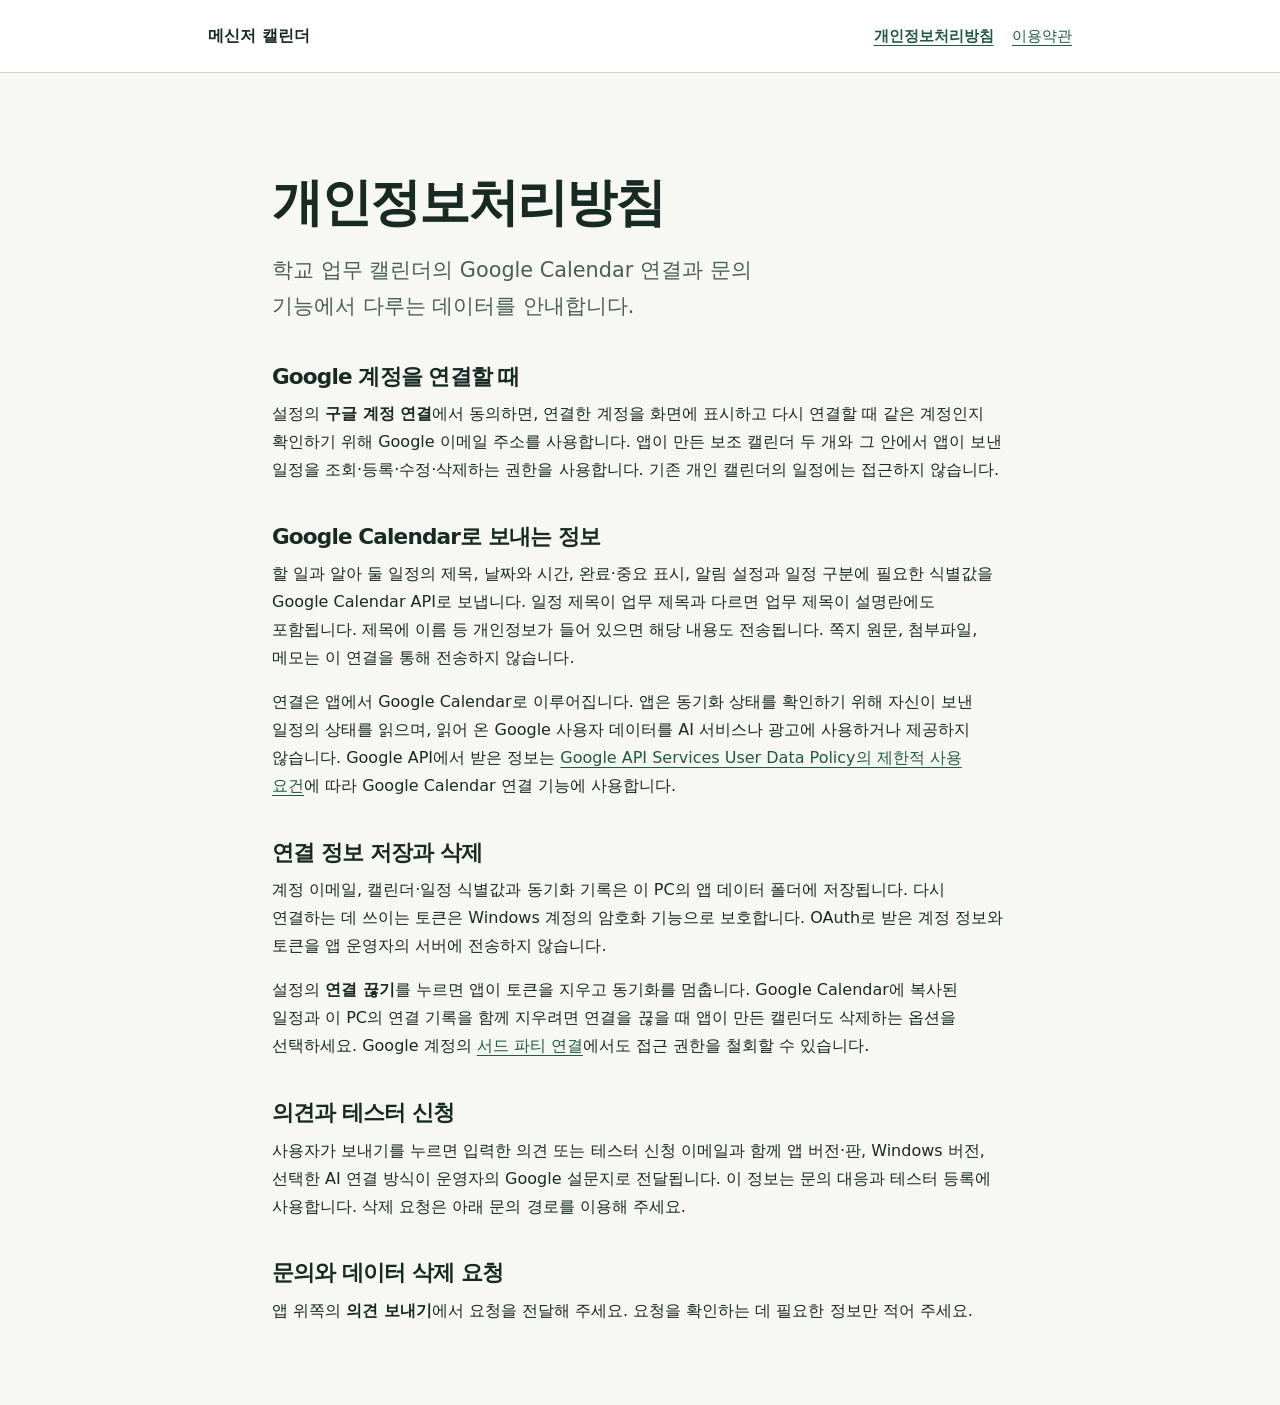
<file: privacy.html>
<!doctype html>
<html lang="ko">
<head>
  <meta charset="utf-8">
  <meta name="viewport" content="width=device-width, initial-scale=1">
  <title>개인정보처리방침 | 학교 업무 캘린더</title>
  <link rel="stylesheet" href="legal.css">
</head>
<body>
  <header class="bar">
    <div class="wrap bar-inner">
      <a class="wordmark" href="./">메신저 캘린더</a>
      <nav aria-label="안내"><a href="privacy.html" aria-current="page">개인정보처리방침</a><a href="terms.html">이용약관</a></nav>
    </div>
  </header>
  <main class="wrap document">
    <h1>개인정보처리방침</h1>
    <p class="lead">학교 업무 캘린더의 Google Calendar 연결과 문의 기능에서 다루는 데이터를 안내합니다.</p>
    <h2>Google 계정을 연결할 때</h2>
    <p>설정의 <strong>구글 계정 연결</strong>에서 동의하면, 연결한 계정을 화면에 표시하고 다시 연결할 때 같은 계정인지 확인하기 위해 Google 이메일 주소를 사용합니다. 앱이 만든 보조 캘린더 두 개와 그 안에서 앱이 보낸 일정을 조회·등록·수정·삭제하는 권한을 사용합니다. 기존 개인 캘린더의 일정에는 접근하지 않습니다.</p>
    <h2>Google Calendar로 보내는 정보</h2>
    <p>할 일과 알아 둘 일정의 제목, 날짜와 시간, 완료·중요 표시, 알림 설정과 일정 구분에 필요한 식별값을 Google Calendar API로 보냅니다. 일정 제목이 업무 제목과 다르면 업무 제목이 설명란에도 포함됩니다. 제목에 이름 등 개인정보가 들어 있으면 해당 내용도 전송됩니다. 쪽지 원문, 첨부파일, 메모는 이 연결을 통해 전송하지 않습니다.</p>
    <p>연결은 앱에서 Google Calendar로 이루어집니다. 앱은 동기화 상태를 확인하기 위해 자신이 보낸 일정의 상태를 읽으며, 읽어 온 Google 사용자 데이터를 AI 서비스나 광고에 사용하거나 제공하지 않습니다. Google API에서 받은 정보는 <a href="https://developers.google.com/terms/api-services-user-data-policy#limited-use">Google API Services User Data Policy의 제한적 사용 요건</a>에 따라 Google Calendar 연결 기능에 사용합니다.</p>
    <h2>연결 정보 저장과 삭제</h2>
    <p>계정 이메일, 캘린더·일정 식별값과 동기화 기록은 이 PC의 앱 데이터 폴더에 저장됩니다. 다시 연결하는 데 쓰이는 토큰은 Windows 계정의 암호화 기능으로 보호합니다. OAuth로 받은 계정 정보와 토큰을 앱 운영자의 서버에 전송하지 않습니다.</p>
    <p>설정의 <strong>연결 끊기</strong>를 누르면 앱이 토큰을 지우고 동기화를 멈춥니다. Google Calendar에 복사된 일정과 이 PC의 연결 기록을 함께 지우려면 연결을 끊을 때 앱이 만든 캘린더도 삭제하는 옵션을 선택하세요. Google 계정의 <a href="https://myaccount.google.com/connections">서드 파티 연결</a>에서도 접근 권한을 철회할 수 있습니다.</p>
    <h2>의견과 테스터 신청</h2>
    <p>사용자가 보내기를 누르면 입력한 의견 또는 테스터 신청 이메일과 함께 앱 버전·판, Windows 버전, 선택한 AI 연결 방식이 운영자의 Google 설문지로 전달됩니다. 이 정보는 문의 대응과 테스터 등록에 사용합니다. 삭제 요청은 아래 문의 경로를 이용해 주세요.</p>
    <h2>문의와 데이터 삭제 요청</h2>
    <p>앱 위쪽의 <strong>의견 보내기</strong>에서 요청을 전달해 주세요. 요청을 확인하는 데 필요한 정보만 적어 주세요.</p>
  </main>
</body>
</html>
</file>
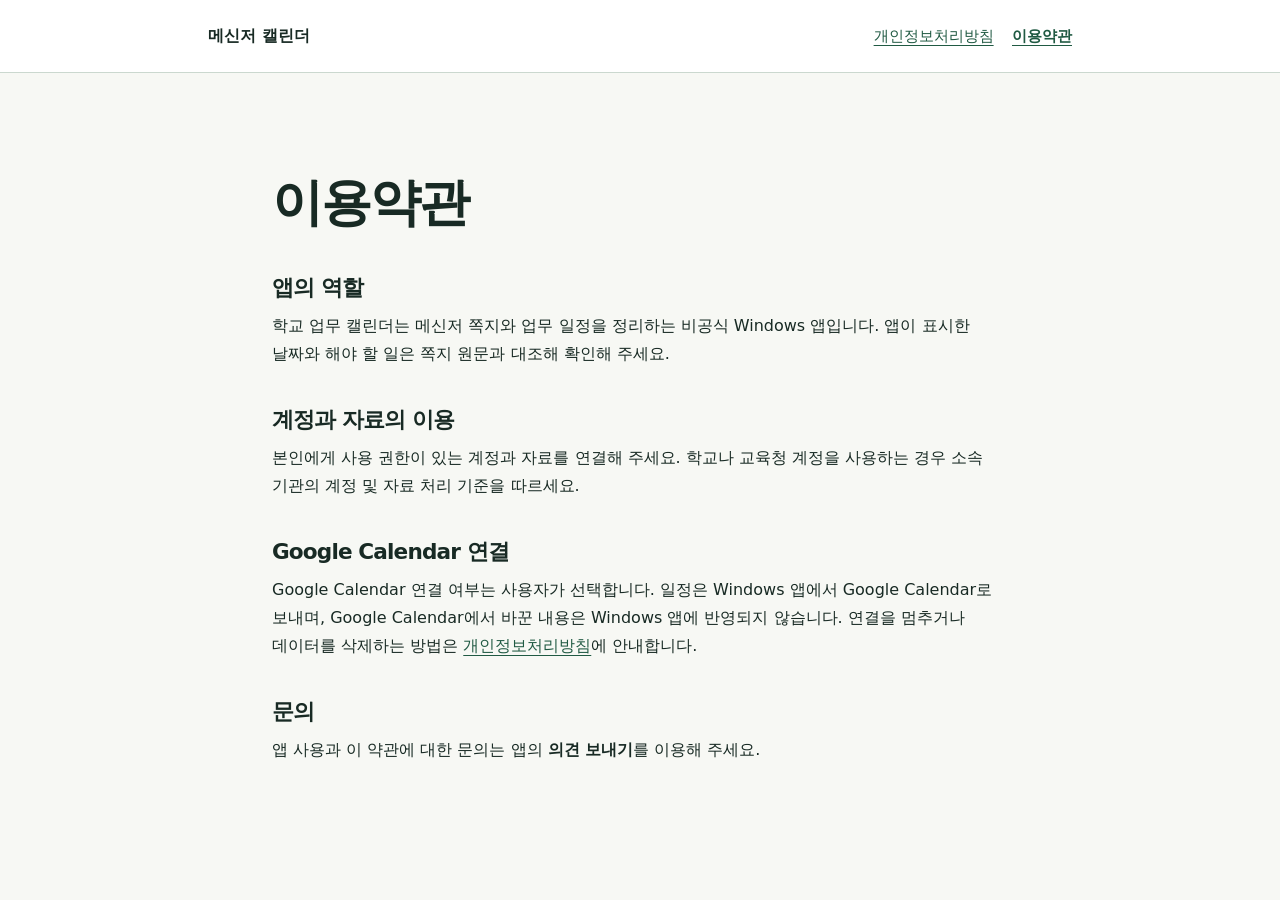
<file: terms.html>
<!doctype html>
<html lang="ko">
<head>
  <meta charset="utf-8">
  <meta name="viewport" content="width=device-width, initial-scale=1">
  <title>이용약관 | 학교 업무 캘린더</title>
  <link rel="stylesheet" href="legal.css">
</head>
<body>
  <header class="bar">
    <div class="wrap bar-inner">
      <a class="wordmark" href="./">메신저 캘린더</a>
      <nav aria-label="안내"><a href="privacy.html">개인정보처리방침</a><a href="terms.html" aria-current="page">이용약관</a></nav>
    </div>
  </header>
  <main class="wrap document">
    <h1>이용약관</h1>
    <h2>앱의 역할</h2>
    <p>학교 업무 캘린더는 메신저 쪽지와 업무 일정을 정리하는 비공식 Windows 앱입니다. 앱이 표시한 날짜와 해야 할 일은 쪽지 원문과 대조해 확인해 주세요.</p>
    <h2>계정과 자료의 이용</h2>
    <p>본인에게 사용 권한이 있는 계정과 자료를 연결해 주세요. 학교나 교육청 계정을 사용하는 경우 소속 기관의 계정 및 자료 처리 기준을 따르세요.</p>
    <h2>Google Calendar 연결</h2>
    <p>Google Calendar 연결 여부는 사용자가 선택합니다. 일정은 Windows 앱에서 Google Calendar로 보내며, Google Calendar에서 바꾼 내용은 Windows 앱에 반영되지 않습니다. 연결을 멈추거나 데이터를 삭제하는 방법은 <a href="privacy.html">개인정보처리방침</a>에 안내합니다.</p>
    <h2>문의</h2>
    <p>앱 사용과 이 약관에 대한 문의는 앱의 <strong>의견 보내기</strong>를 이용해 주세요.</p>
  </main>
</body>
</html>
</file>
<file: style.css>
@font-face { font-family: Pretendard; src: url(fonts/Pretendard-Regular.woff2) format('woff2'); font-weight: 400; font-display: swap; }
@font-face { font-family: Pretendard; src: url(fonts/Pretendard-Bold.woff2) format('woff2'); font-weight: 700; font-display: swap; }

:root {
  --bg: #f3f0ea;
  --sand-1: #e8e2d6;
  --sand-2: #d6cdbb;
  --ink: #1a1814;
  --ink-2: #6c665b;
  --card: #fffdf9;
  --accent: #c2412d;
  --line: rgba(26, 24, 20, .1);
  --wrap: 1120px;
  --grain: url("data:image/svg+xml,%3Csvg xmlns='http://www.w3.org/2000/svg' width='160' height='160'%3E%3Cfilter id='n'%3E%3CfeTurbulence type='fractalNoise' baseFrequency='.85' numOctaves='2' stitchTiles='stitch'/%3E%3CfeColorMatrix values='0 0 0 0 0 0 0 0 0 0 0 0 0 0 0 0 0 0 .07 0'/%3E%3C/filter%3E%3Crect width='100%25' height='100%25' filter='url(%23n)'/%3E%3C/svg%3E");
}
* { box-sizing: border-box; }
html { scroll-behavior: smooth; }
body { margin: 0; background: var(--bg); color: var(--ink); font: 400 17px/1.65 Pretendard, 'Malgun Gothic', sans-serif; word-break: keep-all; -webkit-font-smoothing: antialiased; }
a { color: inherit; text-decoration: none; }
img { display: block; max-width: 100%; height: auto; }
.wrap { max-width: var(--wrap); margin: 0 auto; padding-left: 28px; padding-right: 28px; }

/* 첫 화면: 둥근 틀 안에 큰 앱 화면 */
.hero { position: relative; margin: 12px; height: calc(100vh - 24px); min-height: 680px; max-height: 980px; border-radius: 22px; overflow: hidden; background: radial-gradient(120% 90% at 85% 100%, #cfc3ab 0%, var(--sand-1) 55%, #efe9de 100%); isolation: isolate; }
.hero::after { content: ''; position: absolute; inset: 0; background: var(--grain); pointer-events: none; z-index: 5; }
.hero .shot { position: absolute; right: -5%; bottom: -8%; width: 72%; border-radius: 14px; overflow: hidden; background: #fff; box-shadow: 0 2px 0 rgba(255, 255, 255, .6) inset, 0 60px 120px -40px rgba(70, 50, 20, .55), 0 0 0 1px rgba(0, 0, 0, .06); transform: rotate(-4deg); transform-origin: 70% 80%; z-index: 1; }
.hero .shot .bar { height: 30px; background: #f5f3ef; border-bottom: 1px solid var(--line); display: flex; gap: 7px; align-items: center; padding: 0 12px; }
.hero .shot .bar i { width: 10px; height: 10px; border-radius: 50%; background: #dad5cb; }
.hero .shade { position: absolute; inset: 0; background: linear-gradient(100deg, rgba(239, 233, 222, .95) 0%, rgba(239, 233, 222, .7) 30%, transparent 55%); z-index: 2; pointer-events: none; }
.hero .logo { position: absolute; top: 24px; left: 28px; z-index: 6; display: flex; align-items: center; gap: 10px; font-weight: 700; font-size: 16px; }
.hero .logo img { width: 30px; }
.hero nav { position: absolute; top: 18px; right: 18px; z-index: 6; display: flex; align-items: center; gap: 2px; background: rgba(255, 253, 249, .9); backdrop-filter: blur(10px); border-radius: 12px; padding: 6px; box-shadow: 0 8px 24px -16px rgba(0, 0, 0, .4); }
.hero nav a { font-size: 14.5px; color: var(--ink-2); padding: 7px 12px; border-radius: 8px; }
.hero nav a:hover { color: var(--ink); background: rgba(0, 0, 0, .04); }
.hero nav a.get { background: var(--accent); color: #fff; font-weight: 700; }
.hero h1 { position: absolute; z-index: 6; left: 28px; top: 120px; margin: 0; font-weight: 400; font-size: clamp(44px, 5.6vw, 82px); line-height: 1.08; letter-spacing: -.05em; }
.hero h1 b { font-weight: 700; }
.hero .sub { position: absolute; z-index: 6; left: 30px; top: calc(120px + 2 * 1.08 * clamp(44px, 5.6vw, 82px) + 22px); margin: 0; font-size: 19px; color: #4a453c; max-width: 420px; }

/* 모서리 카드 */
.corner { position: absolute; z-index: 6; bottom: 24px; }
.video-card { left: 24px; width: 300px; display: block; border-radius: 14px; overflow: hidden; background: #fff; box-shadow: 0 20px 40px -22px rgba(0, 0, 0, .5); transition: transform .2s; }
.video-card:hover { transform: translateY(-3px); }
.video-card .thumb { position: relative; aspect-ratio: 16 / 9; background: #23201b url(img/detail.webp) left top / cover; }
.video-card .thumb::before { content: ''; position: absolute; inset: 0; background: linear-gradient(transparent, rgba(0, 0, 0, .45)); }
.video-card .thumb::after { content: ''; position: absolute; left: 50%; top: 50%; width: 52px; height: 52px; margin: -26px 0 0 -26px; border-radius: 50%; background: rgba(255, 255, 255, .95) url("data:image/svg+xml,%3Csvg xmlns='http://www.w3.org/2000/svg' viewBox='0 0 24 24'%3E%3Cpath d='M9 6v12l10-6z' fill='%23c2412d'/%3E%3C/svg%3E") 56% 50% / 22px no-repeat; box-shadow: 0 6px 18px rgba(0, 0, 0, .3); }
.video-card .thumb span { position: absolute; right: 10px; bottom: 8px; z-index: 1; color: #fff; font-size: 12px; font-weight: 700; background: rgba(0, 0, 0, .5); border-radius: 5px; padding: 1px 6px; }
.video-card .cap { padding: 12px 14px; font-size: 14.5px; }
.video-card .cap b { display: block; }
.video-card .cap small { color: var(--ink-2); font-size: 13px; }
.get-card { right: 24px; width: 320px; background: var(--card); border-radius: 16px; padding: 20px; box-shadow: 0 24px 50px -24px rgba(0, 0, 0, .55); }
.get-card h2 { margin: 0 0 2px; font-size: 19px; letter-spacing: -.02em; }
.get-card p { margin: 0 0 14px; font-size: 13.5px; color: var(--ink-2); }
.get-card a { display: flex; align-items: center; gap: 10px; height: 48px; padding: 0 16px; border-radius: 10px; font-weight: 700; font-size: 15.5px; margin-top: 8px; transition: filter .15s; }
.get-card a img { width: 22px; }
.get-card a.main { background: var(--accent); color: #fff; }
.get-card a.sub2 { background: #f1ede5; }
.get-card a:hover { filter: brightness(.96); }
.get-card a span { margin-left: auto; font-weight: 400; font-size: 13px; opacity: .8; }

/* 아래 구역 */
.rows { padding-top: clamp(64px, 8vw, 112px); padding-bottom: 36px; display: grid; gap: 20px; scroll-margin-top: 24px; }
.features-title { margin: 0 0 4px; font-size: clamp(30px, 4vw, 52px); line-height: 1.15; letter-spacing: -.05em; }
.row { display: grid; grid-template-columns: minmax(0, 11fr) minmax(0, 14fr); min-width: 0; border-radius: 22px; overflow: hidden; border: 1px solid var(--line); background: var(--card); }
.row .text { align-self: center; padding: clamp(24px, 4vw, 44px); }
.row p { margin: 0; color: var(--ink-2); font-size: 16px; }
.row .k { margin: 0 0 8px; font-size: 14px; font-weight: 700; color: var(--accent); }
.row h3 { margin: 0 0 10px; font-size: clamp(29px, 3.8vw, 44px); line-height: 1.2; letter-spacing: -.045em; }
.task-example { display: grid; gap: 4px; max-width: 360px; margin: 20px 0 0; }
.task-example blockquote, .task-example figcaption { margin: 0; padding: 8px 13px; border-radius: 8px; font-size: 14px; line-height: 1.45; }
.task-example blockquote { border: 1px solid var(--line); color: var(--ink-2); background: #f6f3ec; }
.task-example-arrow { color: var(--accent); padding-left: 14px; font-size: 16px; line-height: 1; }
.task-example figcaption { color: #6c2419; background: #f7ded4; }
.task-example strong { margin-right: 7px; }
.row .pic { display: grid; place-items: center; min-width: 0; padding: 24px; }
.row .pic img { width: auto; max-width: 100%; height: auto; border-radius: 10px; box-shadow: 0 0 0 1px #281e161a, 0 16px 32px -19px #281e1699; }
.pic-today { background: #ebd8c3; }
.pic-note { background: #dfe9e1; }
.pic-note img { max-height: 340px; object-fit: contain; }

@media (max-width: 760px) {
  .row { grid-template-columns: minmax(0, 1fr); }
  .row .text { padding: 22px; }
  .row .pic { padding: 17px; }
}

.more { padding-top: 120px; padding-bottom: 120px; }
.more h2, .start h2, .faq h2 { font-size: 30px; letter-spacing: -.03em; margin: 0 0 36px; }
.list { display: grid; grid-template-columns: repeat(3, minmax(0, 1fr)); border-top: 1px solid var(--line); }
.list div { padding: 26px 26px 30px 0; border-bottom: 1px solid var(--line); }
.list h3 { font-size: 17px; margin: 0 0 6px; }
.list p { margin: 0; color: var(--ink-2); font-size: 15.5px; }

.start { padding: 110px 0; background: var(--card); }
.start-grid { display: grid; grid-template-columns: minmax(0, 5fr) minmax(0, 6fr); gap: 64px; align-items: start; }
.start ol { margin: 0; padding: 0; list-style: none; counter-reset: s; }
.start li { display: grid; grid-template-columns: 44px 1fr; padding: 20px 0; border-top: 1px solid var(--line); }
.start li::before { counter-increment: s; content: counter(s); font-weight: 700; color: var(--accent); }
.start li b { display: block; font-size: 18px; margin-bottom: 2px; }
.start li span { color: var(--ink-2); font-size: 15.5px; }
.yt { position: relative; display: block; aspect-ratio: 16 / 9; border-radius: 16px; overflow: hidden; background: #eae3d5 url(img/install-poster-v2.webp) center / cover; }
.yt::before { content: ''; position: absolute; inset: 0; background: linear-gradient(transparent 55%, rgba(20, 18, 14, .8)); }
.yt::after { content: ''; position: absolute; left: 50%; top: 50%; width: 72px; height: 72px; margin: -36px 0 0 -36px; border-radius: 50%; background: #fff url("data:image/svg+xml,%3Csvg xmlns='http://www.w3.org/2000/svg' viewBox='0 0 24 24'%3E%3Cpath d='M9 6v12l10-6z' fill='%23c2412d'/%3E%3C/svg%3E") 56% 50% / 30px no-repeat; }
.yt span { position: absolute; left: 20px; bottom: 16px; z-index: 1; color: #fff; font-weight: 700; }
.install-note { margin: 14px 0 0; color: var(--ink-2); font-size: 15.5px; }

.faq { padding-top: 120px; padding-bottom: 120px; }
.faq details { border-top: 1px solid var(--line); }
.faq details:last-of-type { border-bottom: 1px solid var(--line); }
.faq summary { list-style: none; cursor: pointer; padding: 22px 0; font-weight: 700; display: flex; justify-content: space-between; }
.faq summary::-webkit-details-marker { display: none; }
.faq summary::after { content: '+'; color: var(--ink-2); font-weight: 400; font-size: 22px; line-height: 1; }
.faq details[open] summary::after { content: '−'; }
.faq details p { margin: -6px 0 22px; color: var(--ink-2); max-width: 720px; }

footer { margin: 0 12px 12px; border-radius: 22px; background: var(--ink); color: #b9b2a5; padding: 56px 0 44px; }
footer .big { color: #f3f0ea; font-size: clamp(28px, 3.4vw, 42px); letter-spacing: -.035em; line-height: 1.3; margin: 0 0 28px; }
footer .btns { display: flex; gap: 10px; flex-wrap: wrap; margin-bottom: 56px; }
footer .btns a { height: 50px; display: inline-flex; align-items: center; padding: 0 22px; border-radius: 10px; font-weight: 700; }
footer .btns a.main { background: var(--accent); color: #fff; }
footer .btns a.sub2 { background: rgba(255, 255, 255, .08); color: #fff; }
footer .links { display: flex; gap: 22px; font-size: 14px; flex-wrap: wrap; border-top: 1px solid rgba(255, 255, 255, .1); padding-top: 22px; }
footer .links span { margin-left: auto; }

.fade { opacity: 0; transform: translateY(16px); transition: opacity .7s ease, transform .7s ease; }
.fade.in { opacity: 1; transform: none; }

@media (max-width: 900px) {
  .hero { height: auto; min-height: 0; max-height: none; padding: 100px 22px 24px; }
  .hero h1, .hero .sub { position: static; }
  .hero h1 { font-size: 44px; margin-bottom: 16px; }
  .hero .sub { margin-bottom: 30px; font-size: 17px; }
  .hero nav a:not(.get) { display: none; }
  .hero .shade { display: none; }
  .hero .shot { position: relative; right: auto; bottom: auto; width: 140%; transform: rotate(-3deg); margin: 10px 0 30px; }
  .corner { position: relative; bottom: auto; left: auto; right: auto; width: auto; }
  .video-card { margin-bottom: 14px; }
  .list { grid-template-columns: 1fr; }
  .start-grid { grid-template-columns: 1fr; gap: 36px; }
}
@media (prefers-reduced-motion: reduce) { .fade { opacity: 1; transform: none; transition: none; } }
/* 앱 화면 더 크게(시안 5 조정) */
.hero .shot { right: auto; bottom: auto; left: 40%; top: 200px; width: 84%; transform: rotate(-3deg); transform-origin: 0 0; }
.hero .shade { background: linear-gradient(100deg, rgba(239, 233, 222, .96) 0%, rgba(239, 233, 222, .75) 32%, transparent 46%); }
@media (max-width: 900px) { .hero .shot { left: auto; top: auto; width: 150%; } }
.video-card .thumb { background: #23201b url(img/hero-tight.webp) 62% 68% / 280% auto; }
@media (max-width: 900px) { .hero { display: flex; flex-direction: column; } .hero h1 { order: 1; } .hero .sub { order: 2; } .hero .shot { order: 3; } .hero .video-card { order: 4; } .hero .get-card { order: 5; } }

/* ===== 고급스러움 다듬기 ===== */
::selection { background: rgba(194, 65, 45, .18); }
body { color: #1c1a16; }
.hero { background:
  radial-gradient(80% 70% at 78% 18%, rgba(255, 249, 236, .9) 0%, transparent 60%),
  radial-gradient(120% 90% at 90% 110%, #c7b998 0%, transparent 55%),
  linear-gradient(170deg, #efe9dd 0%, #e3dac8 100%); }
/* 창 틀: 윈도 창처럼, 얇은 테두리와 두 겹 그림자 */
.hero .shot { border-radius: 10px; box-shadow: 0 0 0 1px rgba(40, 30, 10, .08), 0 1px 0 rgba(255, 255, 255, .8) inset, 0 18px 30px -18px rgba(60, 40, 10, .35), 0 70px 140px -50px rgba(60, 40, 10, .55); }
.hero .shot .bar { display: none; }
.titlebar { height: 34px; display: flex; align-items: center; gap: 8px; padding: 0 0 0 12px; background: #fbfaf8; border-bottom: 1px solid rgba(0, 0, 0, .06); font-size: 12px; color: #55524c; }
.titlebar img { width: 15px; }
.titlebar .ctl { margin-left: auto; display: flex; height: 100%; }
.titlebar .ctl i { width: 44px; height: 100%; position: relative; }
.titlebar .ctl i::before, .titlebar .ctl i::after { content: ''; position: absolute; left: 50%; top: 50%; background: #6b675f; }
.titlebar .min::before { width: 10px; height: 1px; margin-left: -5px; }
.titlebar .max::before { width: 9px; height: 9px; margin: -5px 0 0 -5px; background: transparent; border: 1px solid #6b675f; }
.titlebar .x::before, .titlebar .x::after { width: 12px; height: 1px; margin-left: -6px; transform: rotate(45deg); }
.titlebar .x::after { transform: rotate(-45deg); }
/* 창틀 그림자처럼 비스듬히 드는 빛 */
.hero .light { position: absolute; inset: -10%; z-index: 3; pointer-events: none; mix-blend-mode: multiply; opacity: .5;
  background:
    linear-gradient(115deg, transparent 0 46%, rgba(120, 95, 50, .16) 46% 50%, transparent 50% 58%, rgba(120, 95, 50, .14) 58% 61%, transparent 61%),
    linear-gradient(115deg, transparent 0 70%, rgba(120, 95, 50, .12) 70% 76%, transparent 76%);
  filter: blur(14px); }
.hero .light::after { content: ''; position: absolute; inset: 0; mix-blend-mode: screen; background: radial-gradient(40% 30% at 70% 30%, rgba(255, 244, 220, .55), transparent 70%); }
/* 글자 */
.hero h1 { letter-spacing: -.055em; color: #1c1a16; }
.hero h1 b { letter-spacing: -.06em; }
.hero .sub { color: #5a5449; font-size: 18px; }
.hero .logo { letter-spacing: -.01em; }
/* 메뉴 */
.hero nav { background: rgba(255, 253, 249, .72); backdrop-filter: blur(16px) saturate(1.3); box-shadow: 0 0 0 1px rgba(40, 30, 10, .06), 0 10px 30px -18px rgba(40, 30, 10, .45); border-radius: 14px; }
.hero nav a.get { border-radius: 9px; box-shadow: 0 1px 0 rgba(255, 255, 255, .25) inset; }
/* 영상 카드: 썸네일 하나로 */
.video-card { width: 320px; border-radius: 16px; background: #1e1b16; box-shadow: 0 0 0 1px rgba(255, 255, 255, .06) inset, 0 24px 50px -24px rgba(0, 0, 0, .6); }
.video-card .thumb { aspect-ratio: 16 / 9; background: #1e1b16 url(img/hero-tight.webp) 64% 70% / 300% auto; }
.video-card .thumb::before { background: linear-gradient(180deg, rgba(20, 17, 12, .25), rgba(20, 17, 12, .88)); }
.video-card .thumb::after { display: none; }
.video-card .play { position: absolute; left: 16px; top: 14px; width: 40px; height: 40px; border-radius: 50%; background: rgba(255, 255, 255, .95) url("data:image/svg+xml,%3Csvg xmlns='http://www.w3.org/2000/svg' viewBox='0 0 24 24'%3E%3Cpath d='M9 6v12l10-6z' fill='%23c2412d'/%3E%3C/svg%3E") 58% 50% / 18px no-repeat; z-index: 1; transition: transform .2s; }
.video-card:hover .play { transform: scale(1.08); }
.video-card .label { position: absolute; left: 16px; bottom: 14px; z-index: 1; color: rgba(255, 255, 255, .72); font-size: 13px; line-height: 1.4; }
.video-card .label b { display: block; color: #fff; font-size: 16px; letter-spacing: -.02em; }
.video-card .time { position: absolute; right: 14px; bottom: 14px; z-index: 1; color: #fff; font-size: 12px; font-weight: 700; background: rgba(255, 255, 255, .14); border-radius: 6px; padding: 2px 7px; backdrop-filter: blur(6px); }
.video-card .cap { display: none; }
/* 받기 카드 */
.get-card { border-radius: 18px; padding: 22px; background: rgba(255, 253, 249, .94); backdrop-filter: blur(12px); box-shadow: 0 0 0 1px rgba(40, 30, 10, .07), 0 30px 60px -28px rgba(40, 30, 10, .55); }
.get-head { display: flex; align-items: center; justify-content: space-between; }
.get-head .ver { font-size: 12px; font-weight: 700; color: #8a8273; border: 1px solid rgba(40, 30, 10, .14); border-radius: 999px; padding: 1px 9px; }
.get-card h2 { font-size: 18px; letter-spacing: -.03em; }
.get-card p { margin-top: 4px; font-size: 13px; }
.get-card a { border-radius: 11px; height: 50px; }
.get-card a.main { background: linear-gradient(180deg, #cc4a35, #b83a26); box-shadow: 0 1px 0 rgba(255, 255, 255, .22) inset, 0 8px 18px -10px rgba(184, 58, 38, .8); }
.get-card a.sub2 { background: #fff; box-shadow: 0 0 0 1px rgba(40, 30, 10, .1); }
/* 아래 구역 */
footer { border-radius: 24px; background: radial-gradient(70% 120% at 85% 0%, #3a2f22, #17140f 60%); }
footer .btns a.main { background: linear-gradient(180deg, #cc4a35, #b83a26); }
@media (max-width: 900px) { .hero .light { display: none; } .video-card { width: auto; } }
.video-card .thumb > span { right: auto; bottom: auto; padding: 0; border-radius: 0; background: none; font-weight: 400; color: inherit; }
.video-card .thumb > .play { left: 16px; top: 14px; border-radius: 50%; background: rgba(255, 255, 255, .95) url("data:image/svg+xml,%3Csvg xmlns='http://www.w3.org/2000/svg' viewBox='0 0 24 24'%3E%3Cpath d='M9 6v12l10-6z' fill='%23c2412d'/%3E%3C/svg%3E") 58% 50% / 18px no-repeat; box-shadow: 0 6px 16px rgba(0, 0, 0, .35); }
.video-card .thumb > .label { left: 16px; bottom: 14px; color: rgba(255, 255, 255, .72); font-size: 13px; }
.video-card .thumb > .time { right: 14px; bottom: 14px; color: #fff; font-size: 12px; font-weight: 700; background: rgba(255, 255, 255, .16); border-radius: 6px; padding: 2px 7px; }
@media (max-width: 900px) { .titlebar { height: 18px; font-size: 8px; gap: 4px; padding-left: 6px; } .titlebar img { width: 9px; } .titlebar .ctl i { width: 20px; } .titlebar .ctl i::before, .titlebar .ctl i::after { transform: scale(.6); } }

/* 글 속 링크·휴대폰 받기 단추 (2026-11-24) */
.start ol a, .install-note a, .faq details p a { color: var(--accent); text-decoration: underline; text-decoration-thickness: 1px; text-underline-offset: 3px; }
.start ol a:hover, .install-note a:hover, .faq details p a:hover { text-decoration-thickness: 2px; }
@media (max-width: 900px) { footer .btns a { flex: 1 1 100%; justify-content: center; } }
</file>
<file: cover.css>
.hero {
  --cover-surface: #efe9dd;
  --cover-ink: #1c1a16;
  --cover-muted: #514b40;
  --cover-highlight: var(--cover-ink);
  --cover-card: #fffdf9;
  --cover-line: #786a5340;
  --cover-accent: #ad3626;
  --cover-accent-top: #bd4231;
  --cover-image: url(img/hero-tight.webp);
  --cover-angle: -3deg;
  --cover-shot-left: 40%;
  --cover-shot-top: 200px;
  --cover-title-size: clamp(36px, 4vw, 60px);
  color: var(--cover-ink);
  background-color: var(--cover-surface);
  transition: background-color .28s ease, color .28s ease;
}

.hero[data-skin="cute"] {
  --cover-surface: #f6e0d9;
  --cover-ink: #452c2c;
  --cover-muted: #684a48;
  --cover-highlight: #863e4c;
  --cover-card: #fff8f2;
  --cover-line: #9d6b6545;
  --cover-accent: #8f3e55;
  --cover-accent-top: #a24860;
  --cover-image: url(img/cover-cute.webp);
  --cover-angle: -1deg;
  --cover-shot-top: 220px;
  background: radial-gradient(75% 105% at 94% 10%, #fff6e9 5%, transparent 63%),
    radial-gradient(60% 75% at 87% 90%, #d8adc0 0%, transparent 75%), var(--cover-surface);
}

.hero[data-skin="retro"] {
  --cover-surface: #006c68;
  --cover-ink: #f3fff9;
  --cover-muted: #e2f6ed;
  --cover-highlight: #fff4b5;
  --cover-card: #e7e5df;
  --cover-card-ink: #171d32;
  --cover-card-muted: #36405a;
  --cover-line: #16252f70;
  --cover-accent: #182e7f;
  --cover-accent-top: var(--cover-accent);
  --cover-image: url(img/cover-retro.webp);
  --cover-angle: 0deg;
  --cover-shot-left: 44%;
  --cover-shot-top: 190px;
  background: var(--cover-surface);
}

.hero[data-skin="diary"] {
  --cover-surface: #f2e7cc;
  --cover-ink: #35291d;
  --cover-muted: #604d38;
  --cover-highlight: #852f32;
  --cover-card: #fff9e8;
  --cover-line: #876e4d57;
  --cover-accent: #852f32;
  --cover-accent-top: #a04340;
  --cover-image: url(img/cover-diary.webp);
  --cover-angle: 3deg;
  --cover-shot-left: 46%;
  --cover-shot-top: 170px;
  background: repeating-linear-gradient(0deg, #a3865e29 0 1px, transparent 1px 24px),
    repeating-linear-gradient(90deg, #a3865e29 0 1px, transparent 1px 24px),
    linear-gradient(135deg, #fff5dd, #e2cc9e);
}

.hero-copy {
  position: absolute;
  z-index: 6;
  top: clamp(94px, 13vh, 120px);
  left: 28px;
  right: 28px;
}

.hero .hero-copy h1, .hero .hero-copy .sub { position: static; }
.hero-question { margin: 0 0 10px; color: var(--cover-muted); font-size: 17px; font-weight: 700; }
.hero .hero-copy h1 { max-width: 11em; color: var(--cover-ink); font-size: var(--cover-title-size); line-height: 1.14; }
.hero .hero-copy h1 > :is(span, b) { display: block; }
.hero .hero-copy h1 b { color: var(--cover-highlight); }
.hero .hero-copy .sub { color: var(--cover-muted); margin: 16px 0 0; }
.hero .shot { left: var(--cover-shot-left); top: var(--cover-shot-top); transform: rotate(var(--cover-angle)); transition: transform .28s ease, top .28s ease, left .28s ease; }
.hero .shot img { width: 100%; }
.hero .shot .titlebar img { width: 15px; }
.hero[data-skin="cute"] .shot { border-radius: 19px; }
.hero[data-skin="retro"] .shot { border: 4px ridge #e5e7e9; border-radius: 0; }
.hero[data-skin="retro"] .titlebar { background: #142576; color: #fff; }
.hero[data-skin="retro"] .titlebar .ctl i::before, .hero[data-skin="retro"] .titlebar .ctl i::after { background-color: #fff; }
.hero[data-skin="retro"] .titlebar .max::before { background: transparent; border-color: #fff; }
.hero[data-skin="retro"] :is(nav, .get-card, .get-card a, nav a.get, .cover-options span) { border-radius: 2px; }
.hero[data-skin="retro"] .get-card { border: 3px ridge #fff; }
.hero[data-skin="diary"] .shot { border: 5px solid #fff9e8; border-radius: 5px; }
.hero[data-skin="diary"] .hero-copy h1 { font-family: 'Batang', 'Noto Serif KR', serif; }
.hero[data-skin="diary"] .get-card { border: 1px dashed #876e4d9c; border-radius: 7px; }
.hero:not([data-skin="minimal"]) .shade { background: linear-gradient(100deg, var(--cover-surface) 0%, transparent 53%); opacity: .53; }
.hero:not([data-skin="minimal"]) .light { opacity: .16; }
.hero[data-skin="retro"] :is(.shade, .light), .hero[data-skin="retro"]::after { display: none; }
.hero[data-skin="diary"] .shade { opacity: .24; }
.hero nav, .hero .get-card { background: var(--cover-card); color: var(--cover-card-ink, var(--cover-ink)); box-shadow: 0 0 0 1px var(--cover-line), 0 24px 50px -32px #18161199; }
.hero nav a, .hero .get-card p, .hero .get-head .ver { color: var(--cover-card-muted, var(--cover-muted)); }
.hero nav a:hover { color: var(--cover-card-ink, var(--cover-ink)); }
.hero nav a.get, .hero .get-card a.main { color: #fff; background: linear-gradient(var(--cover-accent-top), var(--cover-accent)); }
.hero[data-skin="retro"] :is(nav a.get, .get-card a.main) { background: var(--cover-accent); }
.hero .get-card a.sub2 { background: transparent; box-shadow: 0 0 0 1px var(--cover-line); }
.hero .get-head .ver { border-color: var(--cover-line); }
.hero .video-card .thumb { background: #23201b url(img/feature-poster.webp) center / cover; }
.hero div.video-card:hover { transform: none; }

.feature-player {
  width: min(960px, calc(100% - 32px));
  max-width: none;
  max-height: calc(100dvh - 32px);
  margin: auto;
  padding: 0;
  border: 1px solid var(--line);
  border-radius: 16px;
  background: var(--card);
  color: var(--ink);
  box-shadow: 0 24px 70px #17140f65;
}
.feature-player::backdrop { background: #17140fbb; }
.feature-player-header { display: flex; align-items: center; justify-content: space-between; gap: 16px; padding: 12px 16px; }
.feature-player-header h2 { margin: 0; font-size: 18px; }
.feature-player-header button { padding: 8px 13px; border: 1px solid var(--line); border-radius: 8px; background: var(--bg); color: var(--ink); font: inherit; cursor: pointer; }
.feature-player-screen { aspect-ratio: 16 / 9; background: #111; }
.feature-player-screen iframe { width: 100%; height: 100%; display: block; border: 0; }
.feature-player-link { display: inline-block; margin: 12px 16px; font-weight: 700; text-decoration: underline; text-underline-offset: 3px; }

.cover-choices { margin: 20px 0 0; padding: 0; border: 0; min-width: 0; }
.cover-choices legend { padding: 0; margin-bottom: 7px; color: var(--cover-muted); font-size: 13px; font-weight: 700; }
.cover-options { display: flex; flex-wrap: wrap; gap: 7px; }
.cover-options label { position: relative; }
.cover-options input { position: absolute; width: 1px; height: 1px; margin: 0; opacity: 0; }
.cover-options span {
  display: flex;
  align-items: center;
  gap: 7px;
  min-height: 38px;
  padding: 0 10px;
  border: 1px solid var(--cover-line);
  border-radius: 9px;
  color: var(--cover-card-ink, var(--cover-ink));
  background: var(--cover-card);
  font-size: 13px;
  font-weight: 700;
  cursor: pointer;
}
.cover-options span::before { content: ''; width: 12px; height: 12px; border-radius: 50%; background: var(--swatch); box-shadow: inset 0 0 0 1px #382e2936; }
.cover-options input[value="minimal"] + span { --swatch: #d5c4a8; }
.cover-options input[value="cute"] + span { --swatch: #d999a1; }
.cover-options input[value="retro"] + span { --swatch: #1d489d; }
.cover-options input[value="diary"] + span { --swatch: #a4433d; }
.cover-options input:checked + span { border-color: var(--cover-accent); box-shadow: inset 0 0 0 1px var(--cover-accent); }
.cover-options input:checked + span::before { outline: 1px solid var(--cover-accent); outline-offset: 2px; }
.cover-options input:focus-visible + span { outline: 2px solid var(--cover-ink); outline-offset: 3px; }
.cover-options label:hover span { border-color: var(--cover-accent); }

@media (min-width: 901px) and (max-height: 800px) {
  .hero .video-card { width: 240px; }
}

@media (max-width: 900px) {
  .hero { --cover-title-size: clamp(23px, 7.5vw, 44px); }
  .hero-copy { position: relative; inset: auto; order: 1; }
  .hero .hero-copy h1 { margin: 0; }
  .hero .hero-copy .sub { margin-top: 15px; }
  .hero .shot { order: 2; left: auto; top: auto; width: 145%; margin: 25px 0 24px; }
  .hero .shot .titlebar img { width: 9px; }
  .hero .get-card { order: 3; }
  .hero .video-card { order: 4; margin: 14px 0 0; }
  .cover-options span { min-height: 44px; }
}

@media (max-width: 430px) {
  .cover-options { display: grid; grid-template-columns: repeat(2, minmax(0, 1fr)); max-width: 330px; }
}

@media (prefers-reduced-motion: reduce) {
  .hero, .hero .shot { transition: none; }
}
</file>
<file: demo.css>
.hero-demo {
  display: inline-flex;
  align-items: center;
  gap: 14px;
  margin-top: 14px;
  min-height: 42px;
  padding: 7px 14px;
  border-radius: 10px;
  background: var(--cover-accent);
  color: #fff;
  font-size: 15px;
  font-weight: 700;
}
.hero-demo:hover { filter: brightness(1.08); }
.hero-demo + .cover-choices { margin-top: 15px; }
.hero-demo:focus-visible { outline: 3px solid #b25239; outline-offset: 3px; }

/* ---------- 체험 구역 ---------- */
.demo {
  --a-sheet: #fff;
  --a-side: #f6f5f1;
  --a-line: #e6e2d9;
  --a-ink: #1f1d1a;
  --a-muted: #77706a;
  --a-red: #b8322a;
  --a-today: #f1e3a6;
  --a-late: #805500;
  --a-period: #e7dcc4;
  --a-hover: #f2efe7;
  --a-sel: #ece6d6;
  padding-top: clamp(64px, 8vw, 108px);
  scroll-margin-top: 24px;
}
.demo-kicker { margin: 0 0 10px; color: var(--accent); font-size: 14px; font-weight: 700; letter-spacing: .02em; }
.demo > h2 { margin: 0; font-size: clamp(30px, 4.4vw, 52px); line-height: 1.15; letter-spacing: -.05em; }
.demo-intro { margin: 12px 0 22px; color: var(--ink-2); }
.demo [hidden] { display: none !important; }
.demo .sr { position: absolute; width: 1px; height: 1px; overflow: hidden; clip: rect(0 0 0 0); }
.demo button { font: inherit; color: inherit; }
.demo :is(button, input, textarea):focus-visible { outline: 2px solid var(--a-ink); outline-offset: 2px; }

/* 할 일 다섯 가지 */
.dm-missions { display: flex; flex-wrap: wrap; gap: 8px; margin: 0 0 18px; padding: 0; list-style: none; counter-reset: m; }
.dm-missions li {
  counter-increment: m; display: flex; align-items: center; gap: 8px;
  padding: 7px 13px 7px 8px; border: 1px solid var(--line); border-radius: 99px;
  background: var(--card); color: var(--ink-2); font-size: 14px; line-height: 1.3;
  transition: background .2s, border-color .2s, color .2s;
}
.dm-missions i { display: grid; place-items: center; width: 22px; height: 22px; border-radius: 50%; background: #ece6da; color: #6b6256; font: 700 12px/1 Pretendard, sans-serif; }
.dm-missions i::before { content: counter(m); }
.dm-missions li.now { border-color: var(--accent); color: var(--ink); font-weight: 700; box-shadow: 0 0 0 3px #c2412d1f; }
.dm-missions li.now i { background: var(--accent); color: #fff; }
.dm-missions li.ok { color: #4b6a46; }
.dm-missions li.ok span { text-decoration: line-through; text-decoration-color: #4b6a4680; }
.dm-missions li.ok i { background: #567354; color: #fff; }
.dm-missions li.ok i::before { content: '✓'; }

/* 무대: 메신저 + 앱 창 */
.dm-stage { display: grid; grid-template-columns: 250px minmax(0, 1fr); gap: 16px; align-items: start; }
.dm-messenger, .dm-app {
  overflow: hidden; border: 1px solid #d9d3c7; border-radius: 12px; background: var(--a-sheet); color: var(--a-ink);
  box-shadow: 0 1px 0 #fff inset, 0 30px 60px -40px #3f2c1d80, 0 8px 20px -14px #3f2c1d40;
  font-size: 13px; line-height: 1.4;
}

.dm-messenger > header { display: flex; align-items: baseline; gap: 8px; padding: 12px 14px; background: #2d3a52; color: #fff; }
.dm-messenger > header b { font-size: 14px; }
.dm-messenger > header span { color: #c5cfe0; font-size: 12px; }
.dm-messenger > header em { margin-left: auto; min-width: 20px; padding: 1px 7px; border-radius: 99px; background: #e5484d; font: 700 12px/1.5 Pretendard, sans-serif; text-align: center; font-style: normal; }
.dm-messenger > header em:empty { display: none; }
.dm-messenger ul { position: relative; max-height: 568px; margin: 0; padding: 0; overflow: auto; list-style: none; }
.dm-msg {
  display: grid; gap: 2px; width: 100%; padding: 9px 14px 10px 22px; border: 0; border-bottom: 1px solid #eceae4;
  background: #fff; text-align: left; cursor: pointer; position: relative; transition: background .25s;
}
.dm-msg:disabled { cursor: default; }
.dm-msg:not(:disabled):hover { background: #f4f6fa; }
.dm-msg.unread::before { content: ''; position: absolute; left: 9px; top: 15px; width: 6px; height: 6px; border-radius: 50%; background: #3b6fd8; }
.dm-msg strong { font-size: 13px; font-weight: 500; overflow-wrap: anywhere; }
.dm-msg.unread strong { font-weight: 700; }
.dm-from { color: #7b8190; font-size: 11.5px; }
.dm-tag { justify-self: start; margin-top: 3px; padding: 1px 7px; border-radius: 5px; font-size: 11.5px; font-weight: 700; }
.dm-tag:empty { display: none; }
.dm-tag[data-k="todo"] { background: #f8e3df; color: #9c2a22; }
.dm-tag[data-k="event"] { background: #e3e9f4; color: #2b4f86; }
.dm-tag[data-k="merge"] { background: #efe8d8; color: #6b5420; }
.dm-tag[data-k="info"] { background: #e6efe3; color: #3f6339; }
.dm-tag[data-k="hidden"] { background: #eeece8; color: #7a746b; }
.dm-msg.reading { background: #fff8e0; }
.dm-msg.flash .dm-tag { animation: dm-pop .35s ease-out; }
@keyframes dm-pop { from { transform: scale(.7); opacity: 0; } }

/* 앱 창 */
.dm-app { position: relative; }
.dm-titlebar { display: flex; align-items: center; gap: 7px; height: 30px; padding: 0 0 0 11px; background: #efede8; border-bottom: 1px solid var(--a-line); color: #5b554c; font-size: 12px; }
.dm-titlebar img { width: 15px; height: 15px; }
.dm-titlebar .ctl { display: flex; margin-left: auto; height: 100%; }
.dm-titlebar .ctl i { width: 38px; position: relative; }
.dm-titlebar .ctl i::before { content: ''; position: absolute; left: 14px; top: 14px; width: 10px; height: 1px; background: #6b655c; }
.dm-titlebar .ctl i:nth-child(2)::before { top: 10px; height: 8px; background: none; border: 1px solid #6b655c; width: 8px; }
.dm-titlebar .ctl i:nth-child(3)::before { top: 14px; width: 11px; transform: rotate(45deg); box-shadow: none; }
.dm-titlebar .ctl i:nth-child(3)::after { content: ''; position: absolute; left: 14px; top: 14px; width: 11px; height: 1px; background: #6b655c; transform: rotate(-45deg); }
.dm-head { display: flex; align-items: center; gap: 12px; padding: 9px 14px; border-bottom: 1px solid var(--a-line); }
.dm-head strong { font-size: 14px; }
.dm-progress { margin-left: auto; color: var(--a-muted); font-size: 12.5px; text-align: right; }
.dm-get { flex: none; padding: 7px 13px; border: 1px solid var(--a-ink); border-radius: 7px; background: var(--a-ink); color: #fff !important; font-weight: 700 !important; font-size: 13px; cursor: pointer; }
.dm-get:disabled { border-color: var(--a-line); background: #f2f0ea; color: #8a847a !important; cursor: default; }
.dm-body { position: relative; display: grid; grid-template-columns: 236px minmax(0, 1fr); height: 540px; }

.dm-side { display: flex; flex-direction: column; min-height: 0; padding: 12px; background: var(--a-side); border-right: 1px solid var(--a-line); }
.dm-search input { box-sizing: border-box; width: 100%; padding: 7px 12px 7px 30px; border: 1px solid #cfcabf; border-radius: 99px; background: #fff url("data:image/svg+xml,%3Csvg xmlns='http://www.w3.org/2000/svg' width='14' height='14' fill='none' stroke='%23555' stroke-width='1.7'%3E%3Ccircle cx='6' cy='6' r='4.6'/%3E%3Cpath d='m9.5 9.5 3.4 3.4'/%3E%3C/svg%3E") 11px 50% no-repeat; font: inherit; font-size: 13px; color: var(--a-ink); }
.dm-date { margin: 10px 2px 6px; color: #5b554c; font-size: 12.5px; }
.dm-tabs { display: grid; grid-template-columns: 1fr 1fr; gap: 2px; padding: 3px; border-radius: 8px; background: #ebe8e1; }
.dm-tab { display: flex; justify-content: space-between; padding: 6px 8px; border: 0; border-radius: 6px; background: none; font-size: 12.5px !important; color: #5b554c !important; cursor: pointer; }
.dm-tab em { font-style: normal; color: #8a847a; }
.dm-tab[aria-pressed="true"] { background: #fff; color: var(--a-ink) !important; font-weight: 700 !important; box-shadow: 0 1px 2px #0000001a; }
.dm-list { flex: 1; min-height: 0; margin-top: 8px; overflow: auto; }
.dm-list ul { margin: 0 0 6px; padding: 0; list-style: none; }
.dm-group { margin: 10px 2px 4px; color: #5b554c; font-size: 12px; font-weight: 700; }
.dm-group span { color: #8a847a; font-weight: 400; }
.dm-group.late { color: var(--a-late); }
.dm-empty { margin: 18px 4px; color: var(--a-muted); font-size: 12.5px; white-space: pre-line; }
.dm-row { display: flex; align-items: center; gap: 6px; padding: 0 2px; border-radius: 6px; }
.dm-row.sel { background: var(--a-sel); }
.dm-row:hover { background: var(--a-hover); }
.dm-check { flex: none; width: 15px; height: 15px; padding: 0; border: 1.5px solid #2c2a26; border-radius: 3px; background: #fff; cursor: pointer; position: relative; }
.dm-check:hover { background: #f1ece2; }
.dm-row.done .dm-check, .dm-due.done .dm-check { background: #2c2a26; }
.dm-row.done .dm-check::after, .dm-due.done .dm-check::after { content: ''; position: absolute; left: 3.5px; top: .5px; width: 4px; height: 8px; border: solid #fff; border-width: 0 2px 2px 0; transform: rotate(45deg); }
.dm-mark { flex: none; width: 15px; text-align: center; }
.dm-mark.event::before { content: '●'; font-size: 9px; }
.dm-mark.period::before { content: ''; display: inline-block; width: 13px; height: 7px; border-radius: 2px; background: var(--a-period); }
.dm-mark.info::before { content: '○'; font-size: 10px; color: var(--a-muted); }
.dm-mark.hidden::before { content: '–'; color: var(--a-muted); }
.dm-open { display: flex; align-items: center; gap: 6px; flex: 1; min-width: 0; padding: 6px 2px; border: 0; background: none; text-align: left; cursor: pointer; font-size: 13px; }
.dm-name { display: flex; align-items: center; gap: 4px; flex: 1; min-width: 0; }
.dm-t { overflow: hidden; white-space: nowrap; text-overflow: ellipsis; }
.dm-row.done .dm-t { text-decoration: line-through; color: var(--a-muted); }
.dm-dot { flex: none; width: 6px; height: 6px; border-radius: 50%; background: var(--a-red); }
.dm-n { flex: none; padding: 0 4px; border: 1px solid #d8d2c5; border-radius: 4px; color: #6b655c; font-size: 10.5px; }
.dm-when { flex: none; color: #6b655c; font-size: 12px; }
.dm-when.late { color: var(--a-late); font-weight: 700; }
.dm-open[data-search] { flex-direction: column; align-items: stretch; gap: 1px; }
.dm-when.file { overflow: hidden; white-space: nowrap; text-overflow: ellipsis; font-size: 11.5px; }

.dm-main { display: flex; flex-direction: column; min-width: 0; padding: 12px 14px 10px; }
.dm-month { display: flex; align-items: center; gap: 12px; margin-bottom: 8px; }
.dm-month b { font-size: 24px; letter-spacing: -.03em; }
.dm-month small { margin-left: 2px; color: var(--a-muted); font-size: 12px; font-weight: 400; }
.dm-view { display: flex; padding: 2px; border: 1px solid var(--a-line); border-radius: 7px; }
.dm-view i { padding: 2px 9px; border-radius: 5px; font-style: normal; font-size: 12px; color: #6b655c; }
.dm-view i:first-child { background: var(--a-ink); color: #fff; font-weight: 700; }
.dm-grid { flex: 1; display: grid; grid-template-columns: repeat(7, minmax(0, 1fr)); grid-template-rows: auto 1fr 1fr; border-top: 1px solid var(--a-line); }
.dm-wd { padding: 4px 6px; border-bottom: 1px solid var(--a-ink); color: #5b554c; font-size: 12px; }
.dm-wd.sun { color: var(--a-red); }
.dm-wd.sat { color: #2b5b9c; }
.dm-day { display: flex; flex-direction: column; gap: 2px; min-width: 0; padding: 4px 0 6px; border-bottom: 1px solid var(--a-line); border-left: 1px solid var(--a-line); }
.dm-day:nth-child(7n + 1) { border-left: 0; }
.dm-day.past { background: #fbfaf7; }
.dm-num { align-self: flex-start; margin: 0 5px 2px; min-width: 20px; padding: 0 4px; border-radius: 99px; font-size: 12.5px; text-align: center; }
.dm-num.sun { color: var(--a-red); }
.dm-num.sat { color: #2b5b9c; }
.dm-num.today { background: var(--a-today); font-weight: 700; color: var(--a-ink); }
.dm-chip { display: flex; align-items: center; gap: 3px; min-width: 0; margin: 0 4px; padding: 2px 4px; border: 0; border-radius: 4px; background: none; font-size: 12px !important; text-align: left; cursor: pointer; }
.dm-chip:hover { background: var(--a-hover); }
.dm-chip .dm-t { display: -webkit-box; -webkit-box-orient: vertical; -webkit-line-clamp: 2; overflow: hidden; line-height: 1.3; overflow-wrap: anywhere; }
.dm-chip.todo::before, .dm-chip.event::before { align-self: flex-start; margin-top: 3px; }
.dm-chip.event::before { margin-top: 0; }
.dm-chip.todo::before { content: ''; flex: none; width: 9px; height: 9px; border: 1.3px solid #2c2a26; border-radius: 2px; }
.dm-chip.todo { font-weight: 700 !important; }
.dm-chip.event::before { content: '●'; flex: none; font-size: 7px; }
.dm-chip.done { color: var(--a-muted); }
.dm-chip.done .dm-t { text-decoration: line-through; }
.dm-chip.done::before { background: #2c2a26; }
.dm-chip.period { min-height: 19px; margin: 0; padding-left: 8px; border-radius: 0; background: var(--a-period); color: #5c4f35; }
.dm-chip.period:not(.cont) { margin-left: 4px; border-radius: 4px 0 0 4px; }
.dm-chip.period.last { margin-right: 4px; border-top-right-radius: 4px; border-bottom-right-radius: 4px; }
.dm-chip.sel { box-shadow: inset 0 0 0 1.5px var(--a-ink); }
.dm-legend { display: flex; gap: 14px; margin: 8px 0 0; color: var(--a-muted); font-size: 11.5px; }
.dm-legend .p::before { content: ''; display: inline-block; width: 12px; height: 7px; margin-right: 4px; border-radius: 2px; background: var(--a-period); }
.dm-legend .r { color: var(--a-red); }

/* 자세히 */
.dm-detail {
  position: absolute; top: 0; right: 0; bottom: 0; z-index: 3; width: 360px; box-sizing: border-box; overflow: auto;
  padding: 14px 18px 18px; background: #fff; border-left: 1px solid var(--a-line); box-shadow: -18px 0 40px -28px #0000004d;
  animation: dm-slide .22s ease-out;
}
@keyframes dm-slide { from { transform: translateX(24px); opacity: 0; } }
.dm-d-top { display: flex; align-items: center; justify-content: space-between; }
.dm-kind { padding: 4px 10px; border: 1px solid var(--a-line); border-radius: 7px; font-weight: 700; font-size: 13px; }
.dm-x { width: 30px; height: 30px; border: 0; border-radius: 6px; background: none; font-size: 20px !important; color: #6b655c !important; cursor: pointer; }
.dm-x:hover { background: var(--a-hover); }
.dm-d-title { margin: 12px 0 8px; padding: 10px 12px; border-radius: 8px; background: #f6f5f1; font-size: 18px; letter-spacing: -.02em; }
.dm-imp { padding: 3px 9px; border: 1px solid transparent; border-radius: 6px; background: none; color: #6b655c !important; font-size: 12.5px; cursor: pointer; }
.dm-imp[aria-pressed="true"] { border-color: var(--a-red); background: #f8e3df; color: var(--a-red) !important; font-weight: 700 !important; }
.dm-due { display: flex; align-items: center; gap: 8px; margin: 10px 0 4px; font-size: 13.5px; }
.dm-due-t { flex: 1; }
.dm-due .late { color: var(--a-late); font-style: normal; font-weight: 700; }
.dm-due.done b { text-decoration: line-through; color: var(--a-muted); }
.dm-hint { margin: 10px 0; color: var(--a-muted); font-size: 12.5px; }
.dm-merge { margin: 10px 0 0; padding: 7px 10px; border-radius: 7px; background: #efe8d8; color: #5c4a1f; font-size: 12.5px; }
.dm-detail h5 { margin: 16px 0 6px; font-size: 13px; }
.dm-orig { margin-bottom: 8px; padding: 10px 12px; border: 1px solid var(--a-line); border-radius: 9px; background: #f8f7f3; }
.dm-o-from { margin: 0 0 6px; padding-bottom: 6px; border-bottom: 1px solid var(--a-line); color: var(--a-muted); font-size: 11.5px; }
.dm-o-body { margin: 0; font-size: 13px; line-height: 1.6; white-space: pre-line; }
.dm-file { display: flex; align-items: center; gap: 7px; width: 100%; margin-top: 9px; padding: 7px 9px; border: 1px solid #d6d0c4; border-radius: 7px; background: #fff; text-align: left; cursor: pointer; font-size: 12.5px; }
.dm-file:hover { border-color: var(--a-ink); }
.dm-hwp { flex: none; display: grid; place-items: center; width: 18px; height: 18px; border-radius: 4px; background: #1f6fd1; color: #fff; font-size: 11px; font-weight: 700; }
.dm-fname { flex: 1; min-width: 0; overflow-wrap: anywhere; }
.dm-file em { flex: none; color: #6b655c; font-style: normal; font-size: 12px; }
.dm-memo-box, .dm-draft { box-sizing: border-box; width: 100%; margin-top: 8px; padding: 8px 10px; border: 1px solid #cfcabf; border-radius: 8px; font: inherit; font-size: 13px; line-height: 1.6; resize: vertical; color: var(--a-ink); }
.dm-draft { border-color: var(--a-ink); min-height: 96px; }
.dm-intents { display: flex; flex-wrap: wrap; align-items: center; gap: 6px; font-size: 12px; color: var(--a-muted); }
.dm-intents button { padding: 3px 10px; border: 1px solid #d6d0c4; border-radius: 99px; background: #fff; font-size: 12.5px; cursor: pointer; }
.dm-intents button[aria-pressed="true"] { border-color: var(--a-ink); background: var(--a-ink); color: #fff; font-weight: 700; }
.dm-d-btns, .dm-d-foot { display: flex; flex-wrap: wrap; align-items: center; gap: 8px; margin-top: 10px; }
.dm-d-foot { margin-top: 14px; padding-top: 12px; border-top: 1px solid var(--a-line); }
.dm-btn { padding: 5px 11px; border: 1px solid #d6d0c4; border-radius: 7px; background: #fff; font-size: 12.5px; font-weight: 700; cursor: pointer; white-space: nowrap; }
.dm-btn:hover { border-color: var(--a-ink); }
.dm-btn.solid { border-color: var(--a-ink); background: var(--a-ink); color: #fff; }
.dm-btn.ghost { border-color: transparent; color: #6b655c; }
.dm-link { padding: 2px 0; border: 0; border-bottom: 1.5px solid var(--a-ink); background: none; font-size: 12.5px; font-weight: 700; cursor: pointer; }

/* 양식 보기 */
.dm-viewer { position: absolute; inset: 0; z-index: 5; display: grid; place-items: center; padding: 20px; background: #2a26208c; }
.dm-page { width: min(440px, 100%); max-height: 100%; overflow: auto; border-radius: 8px; background: #fff; box-shadow: 0 30px 70px #0006; animation: dm-pop .2s ease-out; }
.dm-page-bar { display: flex; align-items: center; gap: 7px; padding: 6px 6px 6px 12px; background: #eef1f6; border-bottom: 1px solid #d9dee8; font-size: 12.5px; }
.dm-page-bar .dm-x { margin-left: auto; }
.dm-doc { padding: 28px 34px 18px; font-family: 'Malgun Gothic', sans-serif; }
.dm-doc h6 { margin: 0 0 18px; font-size: 18px; text-align: center; letter-spacing: .08em; }
.dm-doc table { width: 100%; border-collapse: collapse; font-size: 12.5px; }
.dm-doc th, .dm-doc td { height: 28px; padding: 3px 8px; border: 1px solid #555; text-align: left; white-space: pre; }
.dm-doc th { width: 86px; background: #f1f1f1; text-align: center; font-weight: 600; }
.dm-doc-foot { margin: 0; padding: 0 34px 18px; color: #7a746b; font-size: 11.5px; }

.dm-toast {
  position: absolute; left: 50%; bottom: 16px; z-index: 6; max-width: calc(100% - 32px); padding: 9px 14px; border-radius: 9px;
  background: #1f1d1a; color: #fff; font-size: 13px; transform: translate(-50%, 10px); opacity: 0; pointer-events: none; transition: .22s;
}
.dm-toast.show { opacity: 1; transform: translate(-50%, 0); }

/* 다음에 누를 곳 */
.dm-stage { position: relative; }
.demo .dm-target { position: relative; z-index: 1; outline: 2.5px solid var(--accent) !important; outline-offset: 2px; border-radius: 7px; animation: dm-ring 1.4s ease-in-out infinite; }
.demo input.dm-target { border-radius: 99px; }
@keyframes dm-ring { 0%, 100% { box-shadow: 0 0 0 0 #c2412d00; } 50% { box-shadow: 0 0 0 7px #c2412d38; } }
.dm-coach {
  position: absolute; z-index: 8; max-width: 230px; margin: 0; padding: 8px 12px; border-radius: 9px;
  background: var(--accent); color: #fff; font-size: 13.5px; font-weight: 700; line-height: 1.4;
  box-shadow: 0 10px 24px -8px #7a1f1299; pointer-events: none; animation: dm-bob 1.4s ease-in-out infinite;
}
.dm-coach::before { content: ''; position: absolute; left: var(--arrow, 50%); top: -6px; width: 12px; height: 12px; margin-left: -6px; background: inherit; transform: rotate(45deg); border-radius: 2px; }
.dm-coach[data-up="1"]::before { top: auto; bottom: -6px; }
@keyframes dm-bob { 0%, 100% { translate: 0 0; } 50% { translate: 0 3px; } }

.dm-note { margin: 10px 2px 0; color: var(--ink-2); font-size: 13px; }

.dm-finish {
  display: flex; align-items: center; justify-content: space-between; gap: 24px; margin-top: 18px; padding: 22px 26px;
  border-radius: 16px; background: #1f1d1a; color: #fff; animation: dm-pop .3s ease-out;
}
.dm-finish h3 { margin: 0 0 6px; font-size: 21px; letter-spacing: -.03em; }
.dm-finish p { margin: 0; color: #d8d2c6; font-size: 15px; }
.dm-finish-btns { display: flex; flex: none; gap: 8px; }
.dm-finish-btns a, .dm-finish-btns button { padding: 10px 16px; border-radius: 9px; font-size: 15px; font-weight: 700; cursor: pointer; }
.dm-finish-btns a { background: var(--accent); color: #fff; text-decoration: none; }
.dm-finish-btns button { border: 1px solid #ffffff40; background: none; color: #fff; }

@media (prefers-reduced-motion: reduce) {
  .demo *, .demo *::before { animation: none !important; transition: none !important; }
}

@media (max-width: 1060px) {
  .dm-stage { grid-template-columns: minmax(0, 1fr); }
  .dm-messenger ul { display: grid; grid-template-columns: repeat(auto-fill, minmax(220px, 1fr)); max-height: 280px; }
  .dm-msg { height: 100%; border-right: 1px solid #eceae4; }
}
@media (max-width: 760px) {
  .dm-body { grid-template-columns: minmax(0, 1fr); height: 520px; }
  .dm-main { display: none; }
  .dm-side { border-right: 0; }
  .dm-detail { width: 100%; border-left: 0; }
  .dm-head strong { display: none; }
  .dm-progress { margin-left: 0; text-align: left; flex: 1; }
  .dm-finish { flex-direction: column; align-items: flex-start; }
}
@media (max-width: 520px) {
  .dm-missions li { font-size: 13px; }
  .dm-messenger ul { grid-template-columns: minmax(0, 1fr); max-height: 230px; }
  .dm-titlebar .ctl { display: none; }
  .dm-finish { padding: 20px; }
}
</file>
<file: guide.css>
/* 사용 설명서 쪽. style.css의 색·글꼴을 그대로 쓴다. */
.g-top { position: sticky; top: 0; z-index: 20; background: rgba(243, 240, 234, .86); backdrop-filter: blur(14px) saturate(1.2); border-bottom: 1px solid var(--line); }
.g-top .in { max-width: 1240px; margin: 0 auto; padding: 0 28px; height: 64px; display: flex; align-items: center; gap: 28px; }
.g-top .logo { display: flex; align-items: center; gap: 10px; font-weight: 700; }
.g-top .logo img { width: 26px; }
.g-top .logo span { font-weight: 400; color: var(--ink-2); padding-left: 10px; margin-left: 2px; border-left: 1px solid var(--line); }
.g-top nav { margin-left: auto; display: flex; gap: 4px; align-items: center; }
.g-top nav a { font-size: 14.5px; color: var(--ink-2); padding: 7px 12px; border-radius: 8px; }
.g-top nav a:hover { color: var(--ink); background: rgba(0, 0, 0, .04); }
.g-top nav a.get { background: linear-gradient(180deg, #cc4a35, #b83a26); color: #fff; font-weight: 700; }

.g-head { max-width: 1240px; margin: 0 auto; padding: 72px 28px 40px; display: grid; grid-template-columns: 260px minmax(0, 1fr); gap: 64px; }
.g-head .eyebrow { font-size: 13.5px; font-weight: 700; color: var(--accent); margin-bottom: 12px; }
.g-head h1 { font-size: clamp(36px, 4.4vw, 56px); line-height: 1.12; letter-spacing: -.055em; margin: 0 0 16px; font-weight: 400; }
.g-head h1 b { font-weight: 700; }
.g-head p { margin: 0; color: var(--ink-2); font-size: 18px; max-width: 620px; }
.g-head .meta { margin-top: 18px; font-size: 13.5px; color: var(--ink-2); display: flex; gap: 8px; flex-wrap: wrap; }
.g-head .meta span { border: 1px solid rgba(40, 30, 10, .14); border-radius: 999px; padding: 1px 10px; }

.g-body { max-width: 1240px; margin: 0 auto; padding: 0 28px 120px; display: grid; grid-template-columns: 260px minmax(0, 1fr); gap: 64px; }
.toc { position: sticky; top: 92px; align-self: start; font-size: 15px; }
.toc ol { list-style: none; margin: 0; padding: 0; counter-reset: t; }
.toc li a { display: flex; gap: 12px; padding: 7px 12px; border-radius: 9px; color: var(--ink-2); transition: background .15s, color .15s; }
.toc li a::before { counter-increment: t; content: counter(t, decimal-leading-zero); font-variant-numeric: tabular-nums; font-size: 12.5px; color: #a49c8d; padding-top: 2px; }
.toc li a:hover { color: var(--ink); }
.toc li a.on { background: var(--card); color: var(--ink); font-weight: 700; box-shadow: 0 0 0 1px rgba(40, 30, 10, .07); }
.toc .new { font-size: 11px; font-weight: 700; color: var(--accent); margin-left: auto; }
.toc .side-video { display: block; margin-top: 28px; border-radius: 14px; overflow: hidden; position: relative; aspect-ratio: 16 / 9; background: #1e1b16 url(img/hero-tight.webp) 64% 70% / 300% auto; }
.toc .side-video::before { content: ''; position: absolute; inset: 0; background: linear-gradient(180deg, rgba(20, 17, 12, .2), rgba(20, 17, 12, .85)); }
.toc .side-video span { position: absolute; left: 14px; bottom: 12px; color: #fff; font-size: 14px; font-weight: 700; z-index: 1; }
.toc .side-video span small { display: block; font-weight: 400; color: rgba(255, 255, 255, .7); font-size: 12px; }
.toc .side-video i { position: absolute; left: 14px; top: 12px; width: 34px; height: 34px; border-radius: 50%; z-index: 1; background: #fff url("data:image/svg+xml,%3Csvg xmlns='http://www.w3.org/2000/svg' viewBox='0 0 24 24'%3E%3Cpath d='M9 6v12l10-6z' fill='%23c2412d'/%3E%3C/svg%3E") 58% 50% / 16px no-repeat; }

.doc { max-width: 780px; }
.whatsnew { background: var(--card); border-radius: 20px; padding: 26px 28px; margin-bottom: 72px; box-shadow: 0 0 0 1px rgba(40, 30, 10, .06); }
.whatsnew h2 { margin: 0 0 14px; font-size: 18px; display: flex; align-items: center; gap: 10px; }
.whatsnew h2 span { font-size: 12px; font-weight: 700; color: #fff; background: var(--accent); border-radius: 999px; padding: 1px 9px; }
.whatsnew ul { margin: 0; padding: 0; list-style: none; display: grid; gap: 10px; }
.whatsnew li { display: grid; grid-template-columns: 18px 1fr; font-size: 15.5px; color: #3e3a33; }
.whatsnew li::before { content: ''; width: 6px; height: 6px; border-radius: 50%; background: var(--accent); margin-top: 10px; }
.whatsnew a { text-decoration: underline; text-decoration-color: rgba(194, 65, 45, .35); text-underline-offset: 3px; }

.chap { padding-top: 24px; margin-bottom: 96px; scroll-margin-top: 80px; }
.chap .num { font-size: 13.5px; font-weight: 700; color: var(--accent); font-variant-numeric: tabular-nums; }
.chap h2 { font-size: clamp(28px, 3vw, 36px); letter-spacing: -.045em; line-height: 1.25; margin: 6px 0 14px; }
.chap > p { color: #4a463e; font-size: 17px; margin: 0 0 16px; }
.chap h3 { font-size: 19px; letter-spacing: -.03em; margin: 34px 0 10px; }
.chap ol.steps { margin: 0 0 16px; padding: 0; list-style: none; counter-reset: s; display: grid; gap: 10px; }
.chap ol.steps li { display: grid; grid-template-columns: 30px 1fr; font-size: 16.5px; color: #3e3a33; }
.chap ol.steps li::before { counter-increment: s; content: counter(s); width: 22px; height: 22px; border-radius: 50%; background: var(--ink); color: #fff; font-size: 12.5px; font-weight: 700; display: grid; place-items: center; margin-top: 3px; }
.ui { display: inline-block; font-size: .9em; font-weight: 700; background: var(--card); border-radius: 6px; padding: 0 7px; box-shadow: 0 0 0 1px rgba(40, 30, 10, .12); white-space: nowrap; }
.fig { margin: 22px 0 8px; border-radius: 18px; padding: 32px; background: radial-gradient(90% 80% at 80% 20%, #f4eee2, #ddd3c0 75%); display: grid; place-items: center; }
.fig img { border-radius: 10px; box-shadow: 0 0 0 1px rgba(40, 30, 10, .08), 0 16px 30px -18px rgba(60, 40, 10, .35), 0 40px 80px -40px rgba(60, 40, 10, .45); }
.fig.tall img { max-height: 520px; width: auto; }
.cap { font-size: 14px; color: var(--ink-2); margin: 0 0 8px; }
.legend { display: grid; grid-template-columns: repeat(2, minmax(0, 1fr)); gap: 10px 24px; margin: 14px 0 6px; padding: 0; list-style: none; }
.legend li { display: flex; gap: 12px; align-items: baseline; font-size: 15.5px; color: #3e3a33; }
.legend b { flex: none; width: 96px; }
.tip { margin: 18px 0; padding: 14px 18px; border-radius: 14px; background: #fbf3e6; box-shadow: 0 0 0 1px rgba(194, 120, 45, .18); font-size: 15.5px; color: #4a3f2d; }
.tip b { color: #8a4a12; }
.api-cost { margin: 28px 0; padding: clamp(18px, 4vw, 32px); border: 1px solid var(--line); border-top: 3px solid var(--accent); border-radius: 16px; background: #fbf7ee; scroll-margin-top: 88px; }
.api-cost h3 { margin: 0 0 5px; font-size: clamp(22px, 3.5vw, 29px); line-height: 1.3; }
.api-cost p { margin: 0; color: #51483b; }
.api-cost-figures { display: flex; flex-wrap: wrap; column-gap: 28px; margin: 21px 0 16px; border-block: 1px solid var(--line); }
.api-cost-figures > div { flex: 1 1 220px; padding: 17px 0; }
.api-cost-figures dt { font-weight: 700; color: #5b4a3c; }
.api-cost-figures dd { margin: 0; font-weight: 700; }
.api-cost-figures strong { font-size: clamp(40px, 6vw, 58px); line-height: 1.16; letter-spacing: -.055em; font-variant-numeric: tabular-nums; }
.api-cost-figures dd span { display: block; margin-top: 4px; font-size: 14px; font-weight: 400; color: #51483b; }
.api-cost-balance b { color: var(--ink); }
.api-cost .api-cost-actions { display: flex; flex-wrap: wrap; gap: 8px 10px; margin-top: 16px; }
.api-cost-actions a { padding: 5px 12px; border: 1px solid #d5c3ac; border-radius: 8px; background: #fffdf7; color: #633824; font-weight: 700; text-decoration: underline; text-underline-offset: 3px; }
.api-cost-details { margin-top: 17px; font-size: 14px; }
.api-cost-details summary { cursor: pointer; font-weight: 700; }
.api-cost-details p { margin-top: 7px; }
.install-guide p { margin: 0; }
.install-guide p + p { margin-top: 6px; }
.install-guide a { font-weight: 700; text-decoration: underline; text-underline-offset: 3px; }
.ed { display: inline-block; font-size: 12px; font-weight: 700; border-radius: 999px; padding: 0 8px; margin-right: 4px; vertical-align: 1px; }
.ed.brity { background: #e9e4da; }
.ed.goe { background: #ece6f7; color: #4b3a86; }
table.opts { width: 100%; border-collapse: collapse; font-size: 15px; margin: 12px 0; }
table.opts th, table.opts td { text-align: left; padding: 12px 10px; border-bottom: 1px solid var(--line); vertical-align: top; }
table.opts thead th { font-size: 13px; color: var(--ink-2); }
table.opts tbody th { width: 38%; }
table.opts tr.pick th::after { content: '권장'; font-size: 11px; color: #fff; background: var(--accent); border-radius: 999px; padding: 0 7px; margin-left: 6px; }
.skins { display: grid; grid-template-columns: repeat(3, minmax(0, 1fr)); gap: 12px; margin: 16px 0; }
.skins figure { margin: 0; }
.skins img { border-radius: 10px; box-shadow: 0 0 0 1px rgba(40, 30, 10, .08); }
.skins figcaption { font-size: 13.5px; color: var(--ink-2); margin-top: 6px; }

@media (max-width: 960px) {
  .g-head, .g-body { grid-template-columns: 1fr; gap: 24px; }
  .g-head > div:first-child { display: none; }
  .toc { position: static; }
  .toc ol { display: flex; flex-wrap: wrap; gap: 4px; }
  .toc li a::before { display: none; }
  .toc .side-video { max-width: 360px; }
  .g-top nav a:not(.get) { display: none; }
  .g-top .logo span { display: none; }
  .legend { grid-template-columns: 1fr; }
  .skins { grid-template-columns: repeat(2, minmax(0, 1fr)); }
  .fig { padding: 18px; }
}
</file>
<file: legal.css>
:root {
  color-scheme: light;
  --page: #f7f8f4;
  --surface: #fff;
  --ink: #182a24;
  --muted: #495f56;
  --rule: #cbd8cf;
  --accent: #205a43;
  --focus: #914900;
  font-family: "Malgun Gothic", "Apple SD Gothic Neo", system-ui, sans-serif;
}

* { box-sizing: border-box; }
body { margin: 0; color: var(--ink); background: var(--page); line-height: 1.75; word-break: keep-all; overflow-wrap: anywhere; }
a { color: var(--accent); text-underline-offset: .25em; }
a:hover { text-decoration-thickness: .13em; }
a:focus-visible { outline: 3px solid var(--focus); outline-offset: 4px; }
.wrap { width: min(100% - 2.5rem, 54rem); margin-inline: auto; }
.bar { background: var(--surface); border-bottom: 1px solid var(--rule); }
.bar-inner { min-height: 4.5rem; display: flex; flex-wrap: wrap; align-items: center; justify-content: space-between; gap: .25rem 1.5rem; padding-block: .7rem; }
.wordmark { font-weight: 700; color: var(--ink); text-decoration: none; }
nav { display: flex; flex-wrap: wrap; gap: .25rem 1.15rem; }
nav a { display: inline-flex; align-items: center; min-height: 2.75rem; font-size: .94rem; }
nav a[aria-current="page"] { font-weight: 700; }
.intro, .document { padding-top: clamp(3rem, 8vw, 6rem); }
h1, h2 { line-height: 1.3; letter-spacing: -.04em; }
h1 { margin: 0 0 1rem; font-size: clamp(2.2rem, 6.4vw, 4rem); }
h2 { margin: 2.4rem 0 .6rem; font-size: 1.35rem; }
p { margin: 0 0 1rem; }
.lead { max-width: 34rem; font-size: clamp(1.1rem, 2.6vw, 1.3rem); color: var(--muted); }
.downloads { display: flex; flex-wrap: wrap; gap: .7rem; margin-top: 1.8rem; }
.button { display: inline-flex; align-items: center; min-height: 2.75rem; padding: .55rem 1.05rem; border: 1px solid var(--accent); border-radius: .5rem; color: var(--surface); background: var(--accent); font-weight: 700; text-decoration: none; }
.button:hover { text-decoration: underline; }
.button.secondary { color: var(--accent); background: var(--surface); }
.details { max-width: 44rem; margin-top: clamp(3rem, 7vw, 5rem); padding: 1.5rem 0 .6rem; border-top: 1px solid var(--rule); }
.details h2 { margin-top: 0; }
.document { max-width: 46rem; padding-bottom: 4rem; }
.document h1 { font-size: clamp(2rem, 5vw, 3.2rem); }
.footer { margin-block: 2rem 3rem; padding-block: 1rem; border-top: 1px solid var(--rule); color: var(--muted); font-size: .92rem; }
</file>
